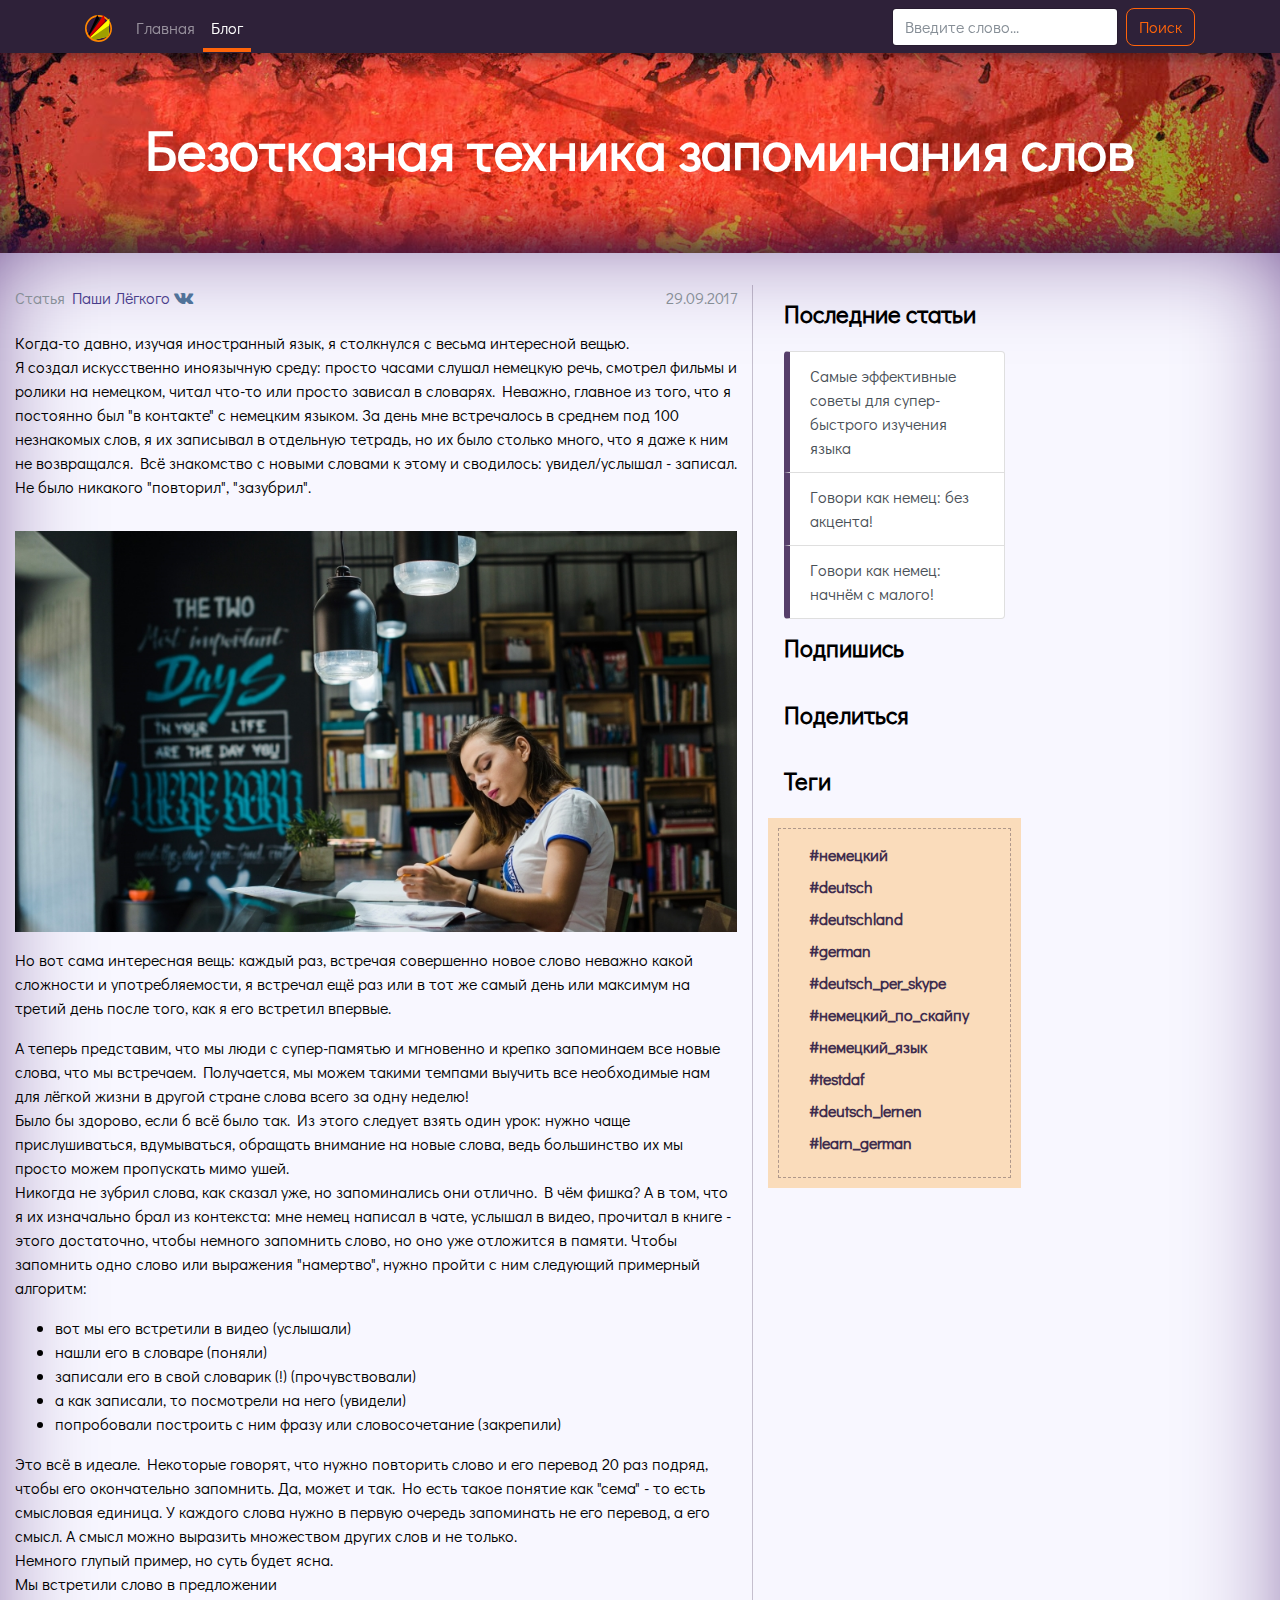
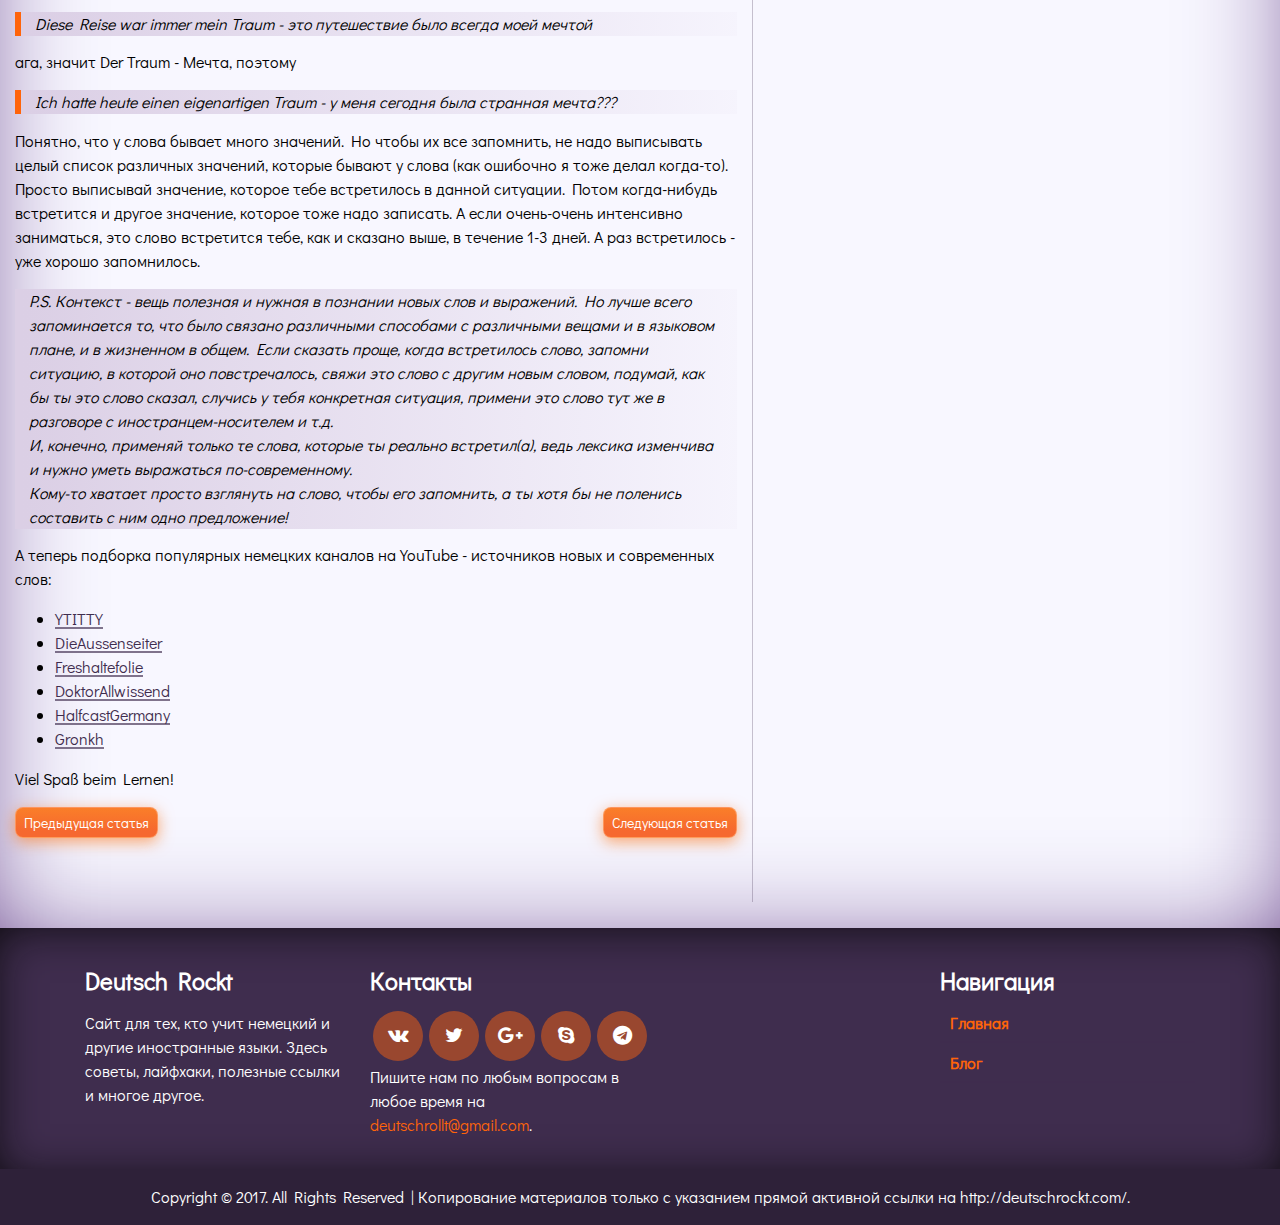
<file: bezotkaznaya-tekhnika-zapominaniya-slov.html>
<!DOCTYPE html>
<html lang="en">
<head>
    <meta charset="UTF-8">
    <link rel="stylesheet" href="assets/css/style.min.css">

    <!-- Useful meta tags -->
    <meta name="viewport" content="width=device-width, initial-scale=1, shrink-to-fit=no">
    <meta name="description" content="">
    <meta name="keywords" content="">
    <meta name="robots" content="noindex" />
    <meta name="googlebot" content="noindex" />
    <meta name="googlebot-news" content="nosnippet">
    <meta name="google" content="notranslate">
    <meta name="format-detection" content="telephone=no">
    
    <link href="https://maxcdn.bootstrapcdn.com/font-awesome/4.7.0/css/font-awesome.min.css" rel="stylesheet">
    <link rel="shortcut icon" type="image/png" href="/assets/i/logo.png"/>
    
    <script type="text/javascript" src="//vk.com/js/api/openapi.js?150"></script>
    <script type="text/javascript">
      VK.init({apiId: 6294930, onlyWidgets: true});
    </script>
    <script type="text/javascript" src="https://vk.com/js/api/share.js?95" charset="windows-1251"></script>
    
    <title>Блог</title>
    
</head>
<body>

    
<nav class="navbar navbar-expand-md sticky-top navbar-dark" style="background-color: #2e2139; padding-bottom: 0; box-shadow: 0 4px 8px 0 rgba(0, 0, 0, 0.2), 0 6px 20px 0 rgba(0, 0, 0, 0.19); font-family: 'Didact Gothic', sans-serif;">
    <div class="container">
        <a class="navbar-brand" href="#"><img src="assets/i/logo.svg" height="27px" style="margin-bottom: 6px !important;"></a>
                <button class="navbar-toggler" type="button" data-toggle="collapse" data-target="#navbarSupportedContent" aria-controls="navbarSupportedContent" aria-expanded="false" aria-label="Toggle navigation" style="margin-bottom: 6px">
                    <span class="navbar-toggler-icon" style="color: #ff640a;"></span>
                </button>

            <div class="collapse navbar-collapse" id="navbarSupportedContent">
                    <ul class="navbar-nav mr-auto">
                    <li class="nav-item">
                        <a class="nav-link" href="/index.html">Главная<span class="sr-only">(current)</span></a>
                    </li>
                    <li class="nav-item" style="border-bottom: 4px solid #ff640a;">
                        <a class="nav-link active" href="/blog.html">Блог</a>
                        
                    </li>
                    </ul>
                <form class="form-inline my-2 my-lg-0" style="margin-bottom: 6px !important;">
                <input class="form-control mr-sm-2" type="search" placeholder="Введите слово..." aria-label="Search">
                <button class="btn btn-outline-warning my-2 my-sm-0" type="submit" data-toggle="modal" data-target="#myModal">Поиск</button>
                </form>
            </div>
        </div>
</nav>
                    
<header class="header d-flex flex-column justify-content-center" style="height: 200px; font-family: 'Didact Gothic', sans-serif;">
    <div class="container">
        <h1 class="display-4">Безотказная техника запоминания слов</h1>
    </div>
</header>
    
<main class="main">
    <div class="container" style="padding-bottom: 1rem;">
        <div class="row"> 
            <div class="col-lg-8 article">
                <div class="d-flex justify-content-between" style="padding-bottom: 1rem;">
                    <h5><small class="text-muted" style="font-weight:500">Статья <a href="#" style="color: darkslateblue;">Паши Лёгкого</a></small> 
                        <a href="https://vk.com/id427885818"><i class="fa fa-vk" aria-hidden="true" style="color: #507299; font-size: 18px;"></i></a>
                    </h5>
                    <h5><small class="text-muted" style="font-weight:500">29.09.2017</small></h5>
                </div>
                <p>
                Когда-то давно, изучая иностранный язык, я столкнулся с весьма интересной вещью.<br>
                Я создал искусственно иноязычную среду: просто часами слушал немецкую речь, смотрел фильмы и ролики на немецком, читал что-то или просто зависал в словарях. Неважно, главное из того, что я постоянно был "в контакте" с немецким языком. За день мне встречалось в среднем под 100 незнакомых слов, я их записывал в отдельную тетрадь, но их было столько много, что я даже к ним не возвращался. Всё знакомство с новыми словами к этому и сводилось: увидел/услышал - записал. Не было никакого "повторил", "зазубрил".</p>
                
                <img class="img-fluid" src="assets/i/cnt1.jpg" alt="Card image cap" style="padding: 1rem 0;">
                    
                <p>
                Но вот сама интересная вещь: каждый раз, встречая совершенно новое слово неважно какой сложности и употребляемости, я встречал ещё раз или в тот же самый день или максимум на третий день после того, как я его встретил впервые.<br></p>
                
                <p>
                А теперь представим, что мы люди с супер-памятью и мгновенно и крепко запоминаем все новые слова, что мы встречаем. Получается, мы можем такими темпами выучить все необходимые нам для лёгкой жизни в другой стране слова всего за одну неделю!<br>

                Было бы здорово, если б всё было так. Из этого следует взять один урок: нужно чаще прислушиваться, вдумываться, обращать внимание на новые слова, ведь большинство их мы просто можем пропускать мимо ушей.<br>

                Никогда нe зубрил слова, как сказал уже, но запоминались они отлично. В чём фишка? А в том, что я их изначально брал из контекста: мне немец написал в чате, услышал в видео, прочитал в книге - этого достаточно, чтобы немного запомнить слово, но оно уже отложится в памяти.
                    
                Чтобы запомнить одно слово или выражения "намертво", нужно пройти с ним следующий примерный алгоритм:</p>
                <ul>
                    <li>вот мы его встретили в видео (услышали)</li>
                    <li>нашли его в словаре (поняли) </li>
                    <li>записали его в свой словарик (!) (прочувствовали) </li>
                    <li>а как записали, то посмотрели на него (увидели) </li>
                    <li>попробовали построить с ним фразу или словосочетание (закрепили) </li>
                </ul>

                <p>Это всё в идеале. Некоторые говорят, что нужно повторить слово и его перевод 20 раз подряд, чтобы его окончательно запомнить. Да, может и так. Но есть такое понятие как "сема" - то есть смысловая единица. У каждого слова нужно в первую очередь запоминать не его перевод, а его смысл. А смысл можно выразить множеством других слов и не только.<br>
                
                Немного глупый пример, но суть будет ясна.<br>
                Мы встретили слово в предложении</p>

                <div class="ex">
                    <p style="margin: 2%;"><i>
                        Diese Reise war immer mein Traum - это путешествие было всегда моей мечтой</i>
                    </p>
                </div>

                <p>ага, значит Der Traum - Мечта, поэтому</p>
                
                <div class="ex">
                    <p style="margin: 2%;"><i>
                        Ich hatte heute einen eigenartigen Traum - у меня сегодня была странная мечта???</i>
                    </p>
                </div>

                <p>Понятно, что у слова бывает много значений. Но чтобы их все запомнить, не надо выписывать целый список различных значений, которые бывают у слова (как ошибочно я тоже делал когда-то). Просто выписывай значение, которое тебе встретилось в данной ситуации. Потом когда-нибудь встретится и другое значение, которое тоже надо записать. А если очень-очень интенсивно заниматься, это слово встретится тебе, как и сказано выше, в течение 1-3 дней. А раз встретилось - уже хорошо запомнилось.<br>

                
                <div style="background: linear-gradient(to left, #dbcfe514, #dbcfe5);">
                    <p style="margin: 2%;"><i>P.S. Контекст - вещь полезная и нужная в познании новых слов и выражений. Но лучше всего запоминается то, что было связано различными способами с различными вещами и в языковом плане, и в жизненном в общем. Если сказать проще, когда встретилось слово, запомни ситуацию, в которой оно повстречалось, свяжи это слово с другим новым словом, подумай, как бы ты это слово сказал, случись у тебя конкретная ситуация, примени это слово тут же в разговоре с иностранцем-носителем и т.д.<br>

                    И, конечно, применяй только те слова, которые ты реально встретил(а), ведь лексика изменчива и нужно уметь выражаться по-современному.<br>

                    Кому-то хватает просто взглянуть на слово, чтобы его запомнить, а ты хотя бы не поленись составить с ним одно предложение!</i>
                    </p>
                </div>

                А теперь подборка популярных немецких каналов на YouTube - источников новых и современных слов:</p>
                <ul>
                    <li><a href="https://www.youtube.com/user/YTITTY" rel="nofollow" class="linker">YTITTY</a></li>
                    <li><a href="https://www.youtube.com/user/DieAussenseiter" rel="nofollow" class="linker">DieAussenseiter</a></li>
                    <li><a href="https://www.youtube.com/user/freshaltefolie" rel="nofollow" class="linker">Freshaltefolie</a></li>
                    <li><a href="https://www.youtube.com/user/doktorallwissend" rel="nofollow" class="linker">DoktorAllwissend</a></li>
                    <li><a href="https://www.youtube.com/user/HalfcastGermany" rel="nofollow" class="linker">HalfcastGermany</a></li>
                    <li><a href="https://www.youtube.com/user/Gronkh" rel="nofollow" class="linker">Gronkh</a>
                </ul>
                <p>Viel Spaß beim Lernen!</p>
                <div class="d-flex justify-content-between">
                    <a href="/article.html" class="btn btn-warning btn-or btn-sm">Предыдущая статья</a>
                    <a href="/article.html" class="btn btn-warning btn-or btn-sm">Следующая статья</a>
                </div>
                <comments>
                    <div class="container" style="width: 100%; padding: 2rem 0rem;">
                        <div id="vk_comments"></div>
                        <script type="text/javascript">
                        VK.Widgets.Comments("vk_comments", {limit: 5, attach: "*"});
                        </script>
                    </div>
                </comments>
            </div>
            <div class="col-lg-3 offset-lg-1">
                <h4 class="title" style="padding: 1rem 1rem;">Последние статьи</h4>

                <div class="list-group" style="padding: 0 1rem;">
                    <a href="/samye-ehffektivnye-sovety.html" class="list-group-item list-group-item-action">Самые эффективные советы для супер-быстрого изучения языка</a>
                    <a href="/govori-kak-nemec-bez-akcenta.html" class="list-group-item list-group-item-action">Говори как немец: без акцента!</a>
                    <a href="/govori-kak-nemec-nachnyom-s-malogo.html" class="list-group-item list-group-item-action">Говори как немец: начнём с малого!</a>
                </div>
                
                <h4 class="title" style="padding: 1rem 1rem;">Подпишись</h4>
                
                <div id="vk_subscribe" style="padding: 0 1rem;"></div>
                        <script type="text/javascript">
                        VK.Widgets.Subscribe("vk_subscribe", {mode: 2, soft: 1}, -152822722);
                        </script>
                <h4 class="title" style="padding: 1rem 1rem;">Поделиться</h4>
                <div style="padding: 0 1rem;">
                    <script type="text/javascript">
                    document.write(VK.Share.button(false,{type: "round", text: "Сохранить"}));
                    </script>
                </div>
                <h4 class="title" style="padding: 1rem 1rem;">Теги</h4>
                <div class="container note">
                        <div class="note-in">
                        <p class="tag" style="font-weight: bold; margin-bottom: 0.5rem; padding: 0 1rem;">#немецкий</p>
                        <p class="tag" style="font-weight: bold; margin-bottom: 0.5rem; padding: 0 1rem;">#deutsch</p>
                        <p class="tag" style="font-weight: bold; margin-bottom: 0.5rem; padding: 0 1rem;">#deutschland</p>
                        <p class="tag" style="font-weight: bold; margin-bottom: 0.5rem; padding: 0 1rem;">#german</p>
                        <p class="tag" style="font-weight: bold; margin-bottom: 0.5rem; padding: 0 1rem;">#deutsch_per_skype</p>
                        <p class="tag" style="font-weight: bold; margin-bottom: 0.5rem; padding: 0 1rem;">#немецкий_по_скайпу</p>
                        <p class="tag" style="font-weight: bold; margin-bottom: 0.5rem; padding: 0 1rem;">#немецкий_язык</p>
                        <p class="tag" style="font-weight: bold; margin-bottom: 0.5rem; padding: 0 1rem;">#testdaf</p>
                        <p class="tag" style="font-weight: bold; margin-bottom: 0.5rem; padding: 0 1rem;">#deutsch_lernen</p>
                        <p class="tag" style="font-weight: bold; margin-bottom: 0.5rem; padding: 0 1rem;">#learn_german</p>
                        </div>
                </div>
        </div>
    </div>   
</main>
    
<footer class="footer">
    <div class="container">
        <div class="row">
            <div class="col-lg-3 col-md-12">
                <h4 style="padding: 0.5rem 0;">Deutsch Rockt</h4>
                Сайт для тех, кто учит немецкий и другие иностранные языки. Здесь советы, лайфхаки, полезные ссылки и многое другое.</div>
            <div class="col-lg-3 col-md-6">
                <h4 style="padding-top: 0.5rem;">Контакты</h4>
                <div class="social align-left">
                <ul>
                    <a href="https://vk.com/langsfans"><li class="vk"></li></a>
                    <a href="#"><li class="twitter"></li></a>
                    <a href="#"><li class="google"></li></a>
                    <a href="#"><li class="skype"></li></a>
                    <a href="#"><li class="telegram"></li></a>
                </ul>
                </div>
                <br>
                Пишите нам по любым вопросам в любое время на <a href="mailto:deutschrollt@gmail.com" class="linker" style="color: #ff640a;">deutschrollt@gmail.com</a>.
            </div>
            <div class="col-lg-3"></div>
            <div class="col-lg-3 col-md-6">
                <h4 style="padding-top: 0.5rem;">Навигация</h4>
                <nav class="nav flex-column">
                    <a class="nav-link nav-linker" href="/index.html" style="color: #ff640a; font-weight: bold; padding-left: 10px;">Главная</a>
                    <a class="nav-link active nav-linker" style="color: #ff640a; font-weight: bold; padding-left: 10px;" href="/blog.html">Блог</a>
                </nav>
            </div>
        </div>
    </div>
</footer>
    
<div class="copyright">
    <div class="container">
        Copyright © 2017. All Rights Reserved |
        Копирование материалов только с указанием прямой активной ссылки на http://deutschrockt.com/.
    </div>
</div>
    
<!-- VK Widget -->
<div id="vk_community_messages"></div>
<script type="text/javascript">
VK.Widgets.CommunityMessages("vk_community_messages", 152822722, {tooltipButtonText: "Напиши нам!"});
</script>
    
<!-- JS -->
<script src="assets/js/main.js"></script>
    
</body>
</html>
</file>
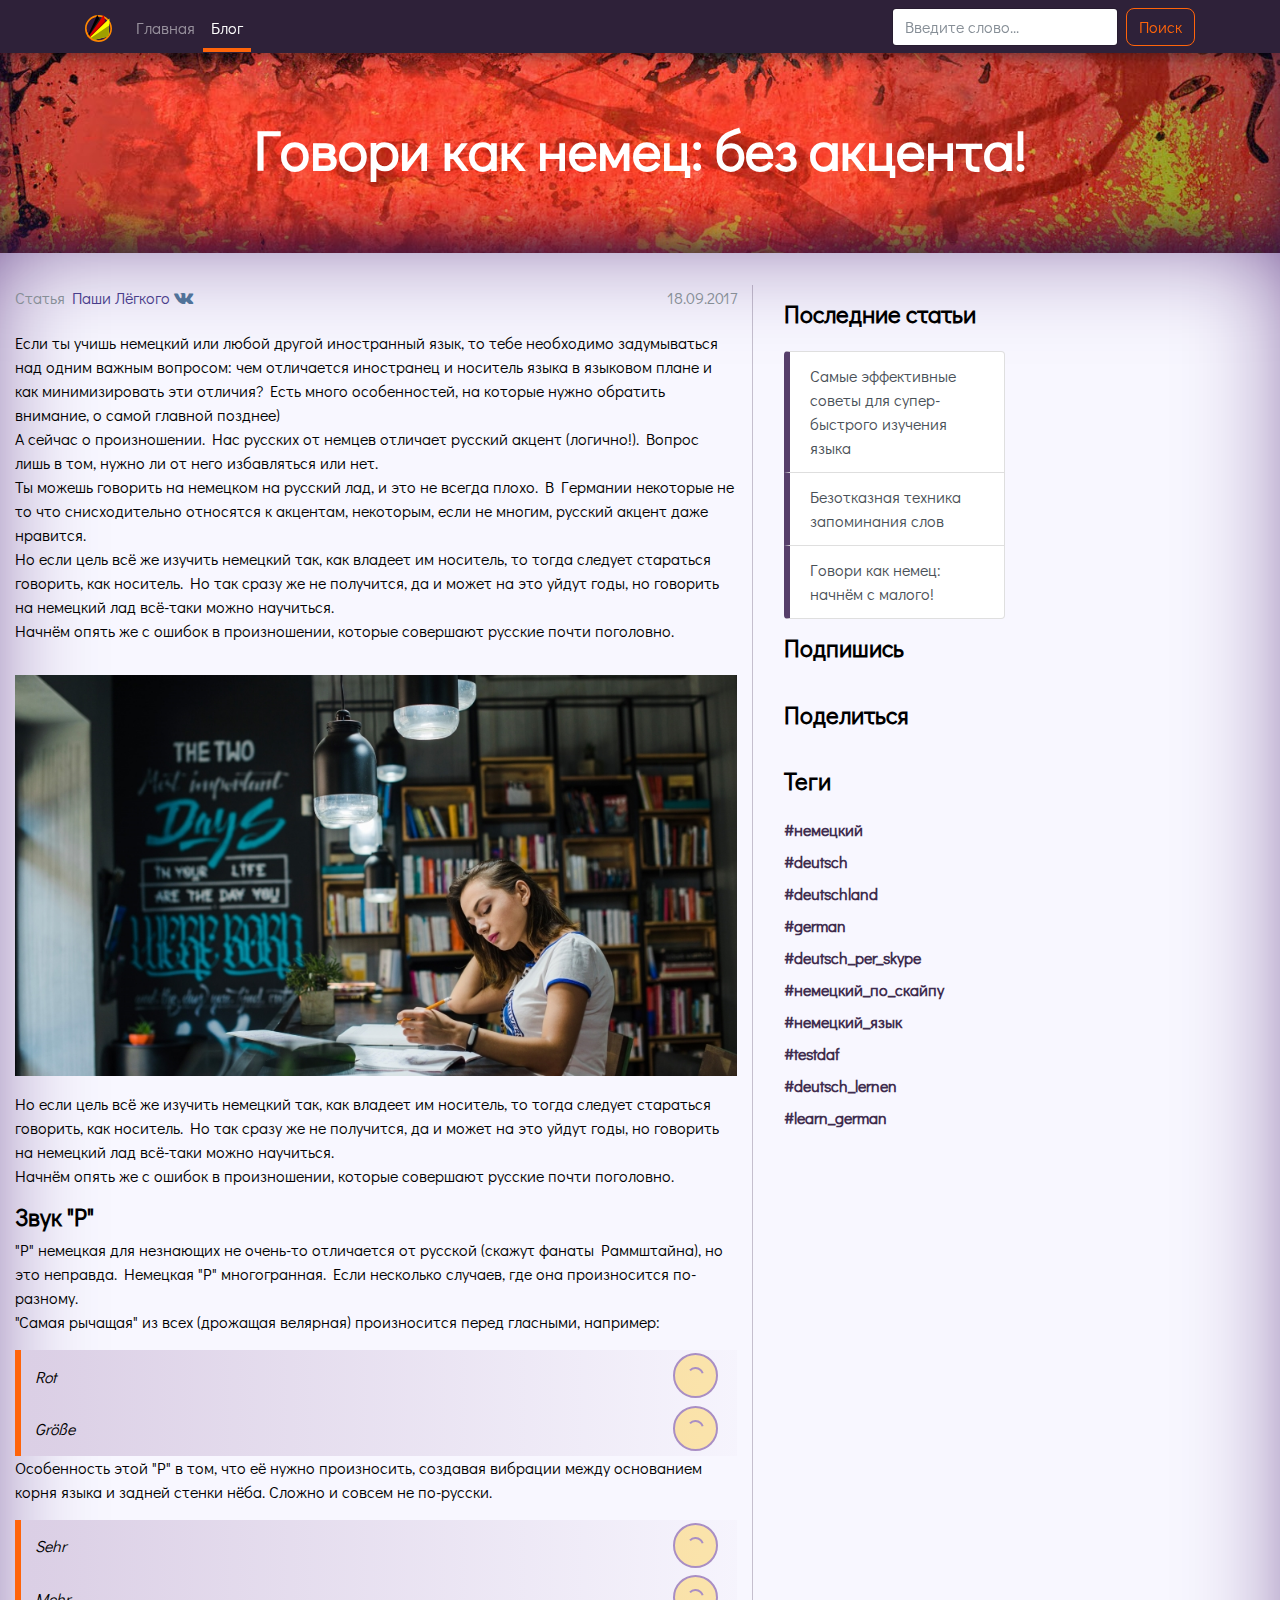
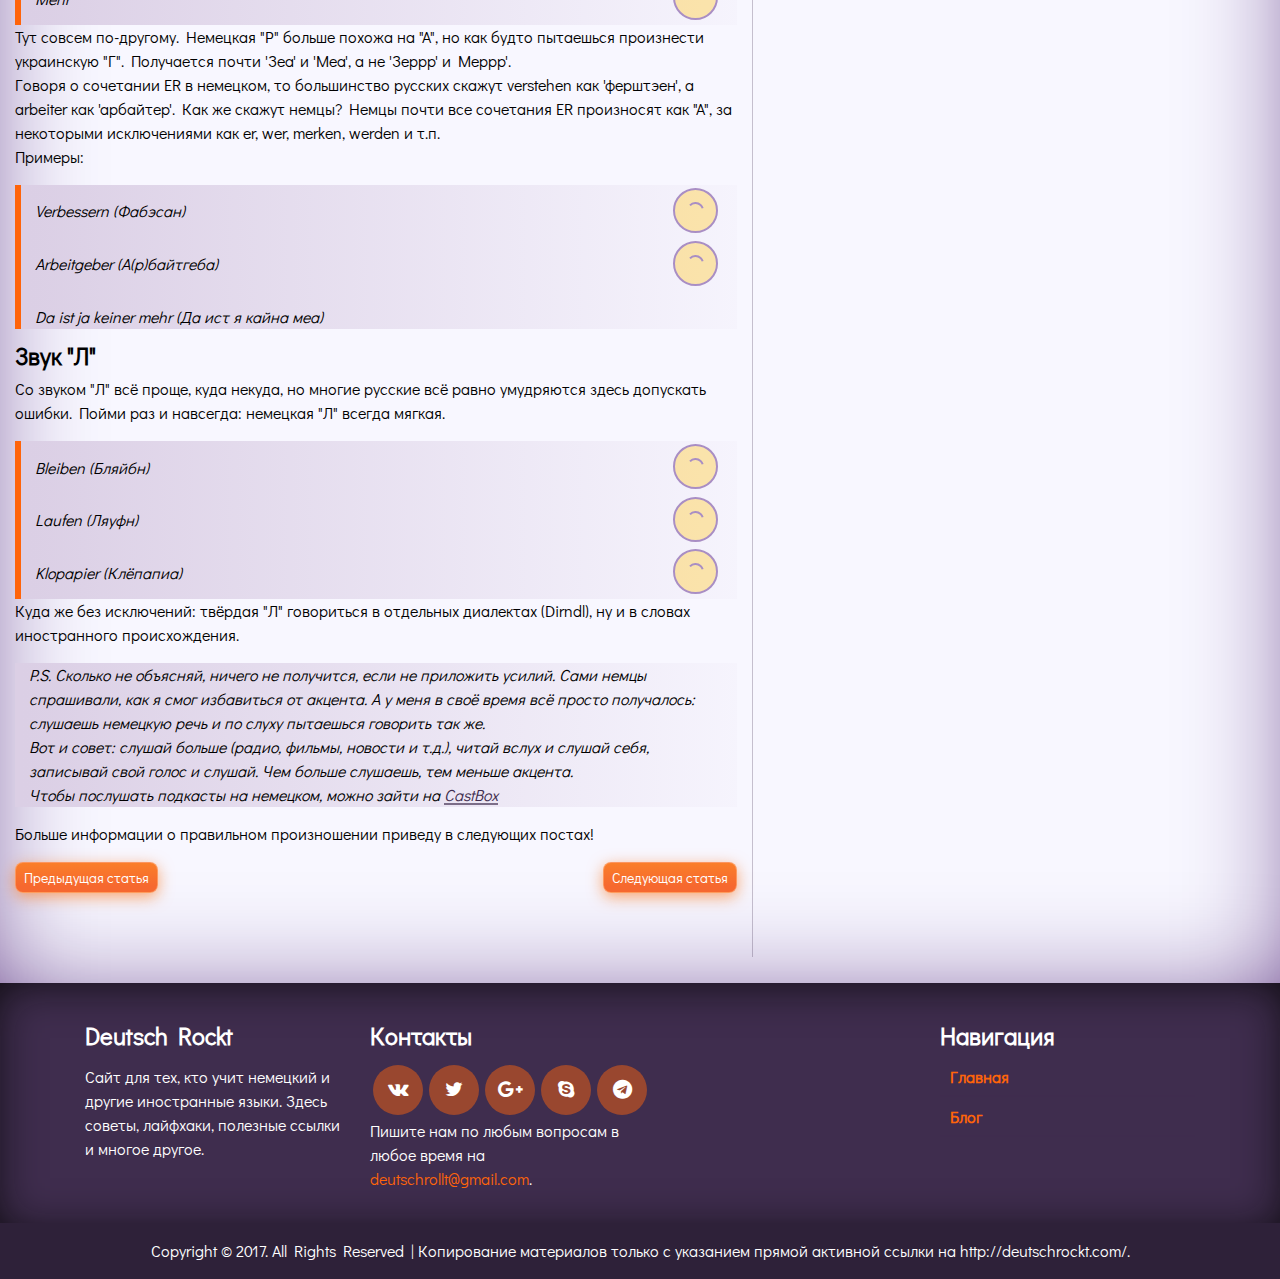
<file: govori-kak-nemec-bez-akcenta.html>
<!DOCTYPE html>
<html lang="en">
<head>
    <meta charset="UTF-8">
    <link rel="stylesheet" href="assets/css/style.min.css">

    <!-- Useful meta tags -->
    <meta name="viewport" content="width=device-width, initial-scale=1, shrink-to-fit=no">
    <meta name="description" content="">
    <meta name="keywords" content="">
    <meta name="robots" content="noindex" />
    <meta name="googlebot" content="noindex" />
    <meta name="googlebot-news" content="nosnippet">
    <meta name="google" content="notranslate">
    <meta name="format-detection" content="telephone=no">
    
    <link href="https://maxcdn.bootstrapcdn.com/font-awesome/4.7.0/css/font-awesome.min.css" rel="stylesheet">
    
    <link rel="shortcut icon" type="image/png" href="/assets/i/logo.png"/>
    
    <script type="text/javascript" src="//vk.com/js/api/openapi.js?150"></script>
    <script type="text/javascript">
      VK.init({apiId: 6294930, onlyWidgets: true});
    </script>
    <script type="text/javascript" src="https://vk.com/js/api/share.js?95" charset="windows-1251"></script>
    
    <title>Блог</title>
    
</head>
<body>

    
<nav class="navbar navbar-expand-md sticky-top navbar-dark" style="background-color: #2e2139; padding-bottom: 0; box-shadow: 0 4px 8px 0 rgba(0, 0, 0, 0.2), 0 6px 20px 0 rgba(0, 0, 0, 0.19); font-family: 'Didact Gothic', sans-serif;">
    <div class="container">
        <a class="navbar-brand" href="#"><img src="assets/i/logo.svg" height="27px" style="margin-bottom: 6px !important;"></a>
                <button class="navbar-toggler" type="button" data-toggle="collapse" data-target="#navbarSupportedContent" aria-controls="navbarSupportedContent" aria-expanded="false" aria-label="Toggle navigation" style="margin-bottom: 6px">
                    <span class="navbar-toggler-icon" style="color: #ff640a;"></span>
                </button>

            <div class="collapse navbar-collapse" id="navbarSupportedContent">
                    <ul class="navbar-nav mr-auto">
                    <li class="nav-item">
                        <a class="nav-link" href="/index.html">Главная<span class="sr-only">(current)</span></a>
                    </li>
                    <li class="nav-item" style="border-bottom: 4px solid #ff640a;">
                        <a class="nav-link active" href="/blog.html">Блог</a>
                        
                    </li>
                    </ul>
                <form class="form-inline my-2 my-lg-0" style="margin-bottom: 6px !important;">
                <input class="form-control mr-sm-2" type="search" placeholder="Введите слово..." aria-label="Search">
                <button class="btn btn-outline-warning my-2 my-sm-0" type="submit" data-toggle="modal" data-target="#myModal">Поиск</button>
                </form>
            </div>
        </div>
</nav>
                    
<header class="header d-flex flex-column justify-content-center" style="height: 200px; font-family: 'Didact Gothic', sans-serif;">
    <div class="container">
        <h1 class="display-4">Говори как немец: без акцента!</h1>
    </div>
</header>
    
<main class="main">
    <div class="container" style="padding-bottom: 1rem;">
        <div class="row"> 
            <div class="col-lg-8 article">
                <div class="d-flex justify-content-between" style="padding-bottom: 1rem;">
                    <h5><small class="text-muted" style="font-weight:500">Статья <a href="#" style="color: darkslateblue;">Паши Лёгкого</a></small> 
                        <a href="https://vk.com/id427885818"><i class="fa fa-vk" aria-hidden="true" style="color: #507299; font-size: 18px;"></i></a>
                    </h5>
                    <h5><small class="text-muted" style="font-weight:500">18.09.2017</small></h5>
                </div>
                <p>
                Если ты учишь немецкий или любой другой иностранный язык, то тебе необходимо задумываться над одним важным вопросом: чем отличается иностранец и носитель языка в языковом плане и как минимизировать эти отличия?
                Есть много особенностей, на которые нужно обратить внимание, о самой главной позднее)<br>

                А сейчас о произношении. Нас русских от немцев отличает русский акцент (логично!). Вопрос лишь в том, нужно ли от него избавляться или нет.<br>
                    
                Ты можешь говорить на немецком на русский лад, и это не всегда плохо. В Германии некоторые не то что снисходительно относятся к акцентам, некоторым, если не многим, русский акцент даже нравится.<br>

                Но если цель всё же изучить немецкий так, как владеет им носитель, то тогда следует стараться говорить, как носитель. Но так сразу же не получится, да и может на это уйдут годы, но говорить на немецкий лад всё-таки можно научиться.<br>

                Начнём опять же с ошибок в произношении, которые совершают русские почти поголовно.</p>
                
                <img class="img-fluid" src="assets/i/cnt1.jpg" alt="Card image cap" style="padding: 1rem 0;">
                    
                <p>
                Но если цель всё же изучить немецкий так, как владеет им носитель, то тогда следует стараться говорить, как носитель. Но так сразу же не получится, да и может на это уйдут годы, но говорить на немецкий лад всё-таки можно научиться.<br>

                Начнём опять же с ошибок в произношении, которые совершают русские почти поголовно.<br></p>
                
                <h4>Звук "Р"</h4>
                
                <p>
                "Р" немецкая для незнающих не очень-то отличается от русской (скажут фанаты Раммштайна), но это неправда. Немецкая "Р" многогранная. Если несколько случаев, где она произносится по-разному.<br>

                "Самая рычащая" из всех (дрожащая велярная) произносится перед гласными, например:</p>

                <div class="ex">
                    <div class="d-flex justify-content-between">
                        <p style="margin: 2%;"><i>Rot</i></p>
                        <div id="aud1" class="audio"></div>
                    </div>
                    <div class="d-flex justify-content-between">
                        <p style="margin: 2%;"><i>Größe</i></p>
                        <div id="aud2" class="audio"></div>
                    </div>
                </div>
                
                <p>Особенность этой "Р" в том, что её нужно произносить, создавая вибрации между основанием корня языка и задней стенки нёба. Сложно и совсем не по-русски.</p>
                
                <div class="ex">
                        <div class="d-flex justify-content-between">
                            <p style="margin: 2%;"><i>Sehr</i></p>
                            <div id="aud3" class="audio"></div>
                        </div>
                    <div class="d-flex justify-content-between">
                        <p style="margin: 2%;"><i>Mehr</i></p>
                        <div id="aud4" class="audio"></div>
                    </div>
                </div>

                <p>Тут совсем по-другому. Немецкая "Р" больше похожа на "А", но как будто пытаешься произнести украинскую "Г".
                Получается почти 'Зеа' и 'Меа', а не 'Зеррр' и Меррр'.<br>

                Говоря о сочетании ER в немецком, то большинство русских скажут verstehen как 'ферштэен', а arbeiter как 'арбайтер'.
                Как же скажут немцы? Немцы почти все сочетания ER произносят как "А", за некоторыми исключениями как er, wer, merken, werden и т.п.<br>
                Примеры:</p>

                <div class="ex">
                        <div class="d-flex justify-content-between">
                            <p style="margin: 2%;"><i>Verbessern (Фабэсан)</i></p>
                            <div id="aud5" class="audio"></div>
                        </div>
                        <div class="d-flex justify-content-between">
                            <p style="margin: 2%;"><i>Arbeitgeber (А(р)байтгеба)</i></p>
                            <div id="aud6" class="audio"></div>
                        </div>
                     <p style="margin: 2%;">
                         <i>Da ist ja keiner mehr (Да ист я кайна меа)</i>
                    </p>
                </div>
                    
                <h4>Звук "Л"</h4>
                
                <p>Со звуком "Л" всё проще, куда некуда, но многие русские всё равно умудряются здесь допускать ошибки.
                Пойми раз и навсегда: немецкая "Л" всегда мягкая.
                </p>
                
                <div class="ex">
                        <div class="d-flex justify-content-between">
                            <p style="margin: 2%;"><i>Bleiben (Бляйбн)</i></p>
                            <div id="aud7" class="audio"></div>
                        </div>
                        <div class="d-flex justify-content-between">
                            <p style="margin: 2%;"><i>Laufen (Ляуфн)</i></p>
                            <div id="aud8" class="audio"></div>
                        </div>
                        <div class="d-flex justify-content-between">
                            <p style="margin: 2%;"><i>Klopapier (Клёпапиа)</i></p>
                            <div id="aud9" class="audio"></div>
                        </div>
                </div>
                
                <p>Куда же без исключений: твёрдая "Л" говориться в отдельных диалектах (Dirndl), ну и в словах иностранного происхождения.
                    
                <div style="background: linear-gradient(to left, #dbcfe514, #dbcfe5);">
                    <p style="margin: 2%;">
                        <i>P.S. Сколько не объясняй, ничего не получится, если не приложить усилий.
                        Сами немцы спрашивали, как я смог избавиться от акцента. А у меня в своё время всё просто получалось: слушаешь немецкую речь и по слуху пытаешься говорить так же. <br>
                        Вот и совет: слушай больше (радио, фильмы, новости и т.д.), читай вслух и слушай себя, записывай свой голос и слушай. Чем больше слушаешь, тем меньше акцента.<br>
                            Чтобы послушать подкасты на немецком, можно зайти на <a href="https://castbox.fm/" rel="nofollow" class="linker">CastBox</a><br></i>
                    </p>
                </div>
                <p>Больше информации о правильном произношении приведу в следующих постах!
                </p>

                <div class="d-flex justify-content-between">
                    <a href="/article.html" class="btn btn-warning btn-or btn-sm">Предыдущая статья</a>
                    <a href="/article.html" class="btn btn-warning btn-or btn-sm">Следующая статья</a>
                </div>
                <comments>
                    <div class="container" style="width: 100%; padding: 2rem 0rem;">
                        <div id="vk_comments"></div>
                        <script type="text/javascript">
                        VK.Widgets.Comments("vk_comments", {limit: 5, attach: "*"});
                        </script>
                    </div>
                </comments>
            </div>
            <div class="col-lg-3 offset-lg-1">
                <h4 class="title" style="padding: 1rem 1rem;">Последние статьи</h4>

                <div class="list-group" style="padding: 0 1rem;">
                    <a href="/samye-ehffektivnye-sovety.html" class="list-group-item list-group-item-action">Самые эффективные советы для супер-быстрого изучения языка</a>
                    <a href="/bezotkaznaya-tekhnika-zapominaniya-slov.html" class="list-group-item list-group-item-action">Безотказная техника запоминания слов</a>
                    <a href="/govori-kak-nemec-nachnyom-s-malogo.html" class="list-group-item list-group-item-action">Говори как немец: начнём с малого!</a>
                </div>
                
                <h4 class="title" style="padding: 1rem 1rem;">Подпишись</h4>
                
                <div id="vk_subscribe" style="padding: 0 1rem;"></div>
                        <script type="text/javascript">
                        VK.Widgets.Subscribe("vk_subscribe", {mode: 2, soft: 1}, -152822722);
                        </script>
                <h4 class="title" style="padding: 1rem 1rem;">Поделиться</h4>
                <div style="padding: 0 1rem;">
                    <script type="text/javascript">
                    document.write(VK.Share.button(false,{type: "round", text: "Сохранить"}));
                    </script>
                </div>
                <h4 class="title" style="padding: 1rem 1rem;">Теги</h4>
                <p class="tag" style="font-weight: bold; margin-bottom: 0.5rem; padding: 0 1rem;">#немецкий</p>
                <p class="tag" style="font-weight: bold; margin-bottom: 0.5rem; padding: 0 1rem;">#deutsch</p>
                <p class="tag" style="font-weight: bold; margin-bottom: 0.5rem; padding: 0 1rem;">#deutschland</p>
                <p class="tag" style="font-weight: bold; margin-bottom: 0.5rem; padding: 0 1rem;">#german</p>
                <p class="tag" style="font-weight: bold; margin-bottom: 0.5rem; padding: 0 1rem;">#deutsch_per_skype</p>
                <p class="tag" style="font-weight: bold; margin-bottom: 0.5rem; padding: 0 1rem;">#немецкий_по_скайпу</p>
                <p class="tag" style="font-weight: bold; margin-bottom: 0.5rem; padding: 0 1rem;">#немецкий_язык</p>
                <p class="tag" style="font-weight: bold; margin-bottom: 0.5rem; padding: 0 1rem;">#testdaf</p>
                <p class="tag" style="font-weight: bold; margin-bottom: 0.5rem; padding: 0 1rem;">#deutsch_lernen</p>
                <p class="tag" style="font-weight: bold; margin-bottom: 0.5rem; padding: 0 1rem;">#learn_german</p>
            </div>
        </div>
    </div>   
</main>
    
<footer class="footer">
    <div class="container">
        <div class="row">
            <div class="col-lg-3 col-md-12">
                <h4 style="padding: 0.5rem 0;">Deutsch Rockt</h4>
                Сайт для тех, кто учит немецкий и другие иностранные языки. Здесь советы, лайфхаки, полезные ссылки и многое другое.</div>
            <div class="col-lg-3 col-md-6">
                <h4 style="padding-top: 0.5rem;">Контакты</h4>
                <div class="social align-left">
                <ul>
                    <a href="https://vk.com/langsfans"><li class="vk"></li></a>
                    <a href="#"><li class="twitter"></li></a>
                    <a href="#"><li class="google"></li></a>
                    <a href="#"><li class="skype"></li></a>
                    <a href="#"><li class="telegram"></li></a>
                </ul>
                </div>
                <br>
                Пишите нам по любым вопросам в любое время на <a href="mailto:deutschrollt@gmail.com" class="linker" style="color: #ff640a;">deutschrollt@gmail.com</a>.
            </div>
            <div class="col-lg-3"></div>
            <div class="col-lg-3 col-md-6">
                <h4 style="padding-top: 0.5rem;">Навигация</h4>
                <nav class="nav flex-column">
                    <a class="nav-link nav-linker" href="/index.html" style="color: #ff640a; font-weight: bold; padding-left: 10px;">Главная</a>
                    <a class="nav-link active nav-linker" style="color: #ff640a; font-weight: bold; padding-left: 10px;" href="/blog.html">Блог</a>
                </nav>
            </div>
        </div>
    </div>
</footer>
    
<div class="copyright">
    <div class="container">
        Copyright © 2017. All Rights Reserved |
        Копирование материалов только с указанием прямой активной ссылки на http://deutschrockt.com/.
    </div>
</div>
    
<!-- VK Widget -->
<div id="vk_community_messages"></div>
<script type="text/javascript">
VK.Widgets.CommunityMessages("vk_community_messages", 152822722, {tooltipButtonText: "Напиши нам!"});
</script>
    
<!-- JS -->
<script src="assets/js/main.js"></script>
    
</body>
</html>
</file>
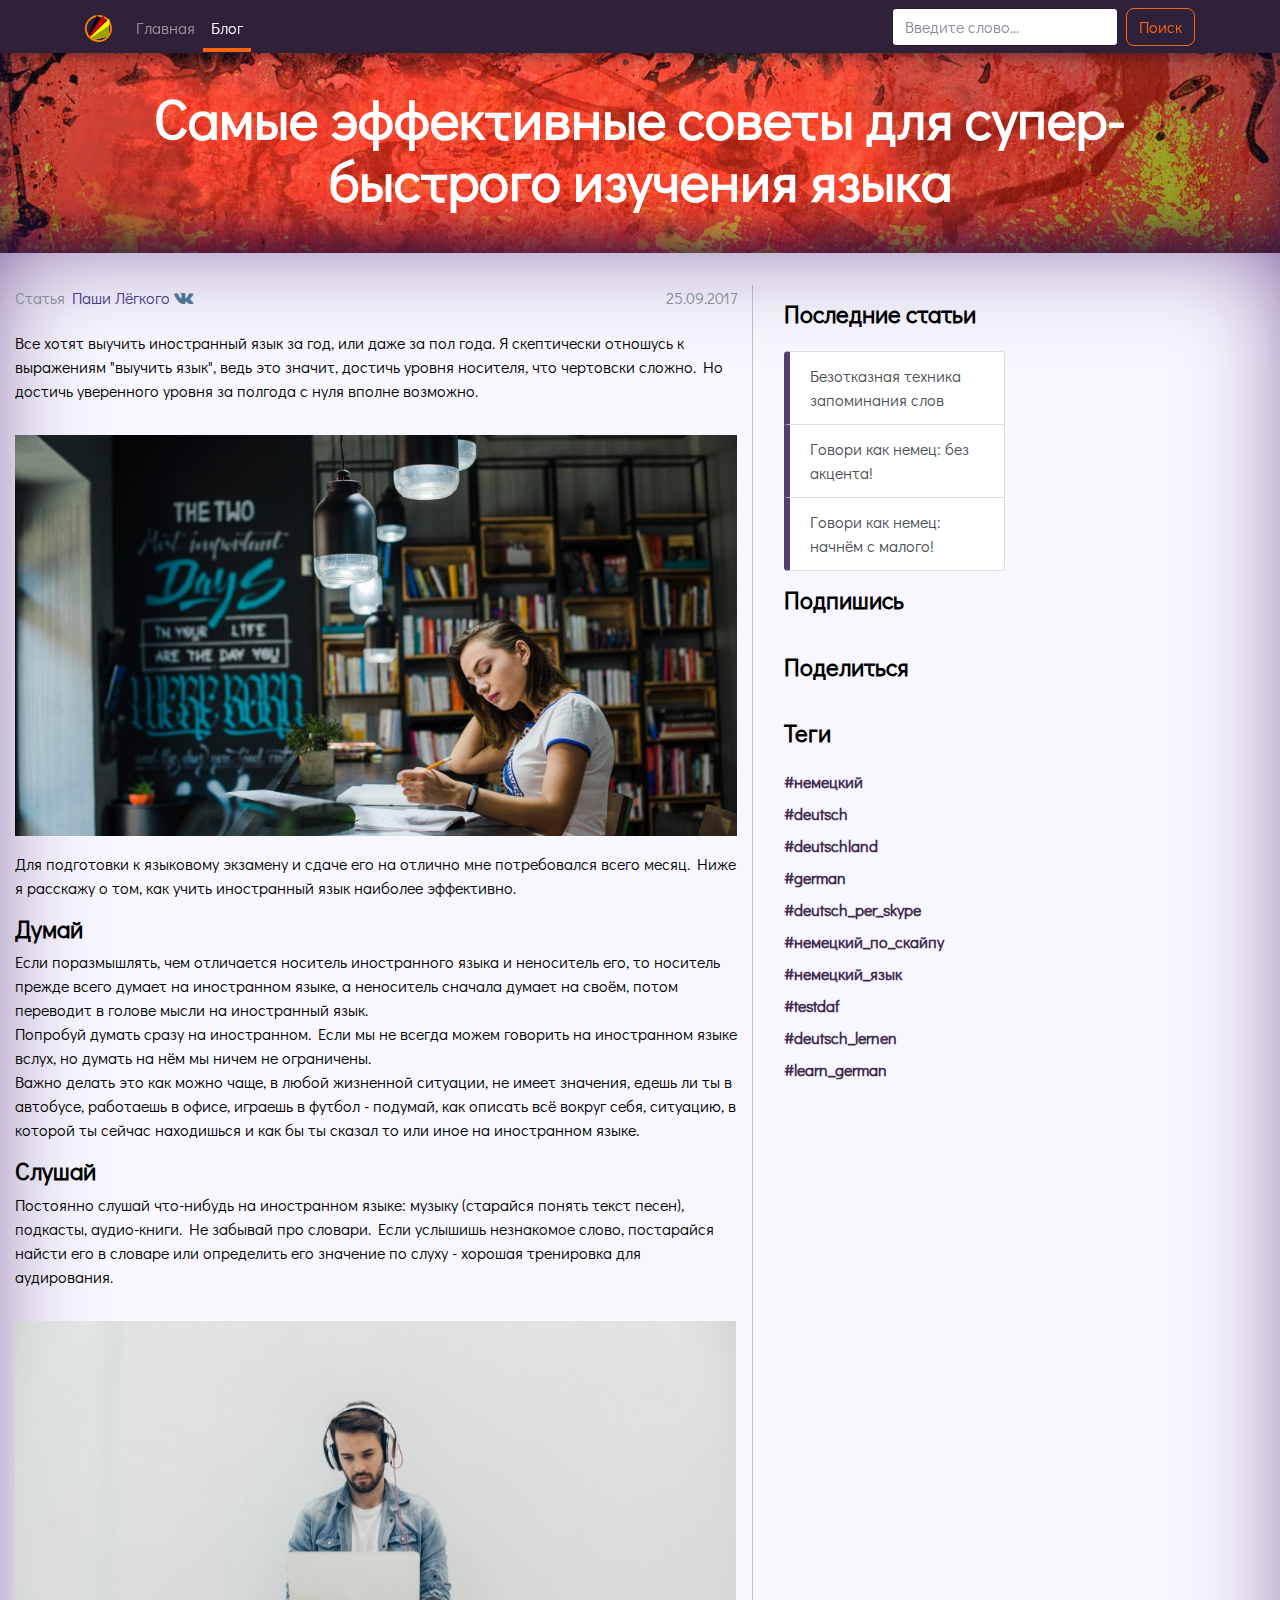
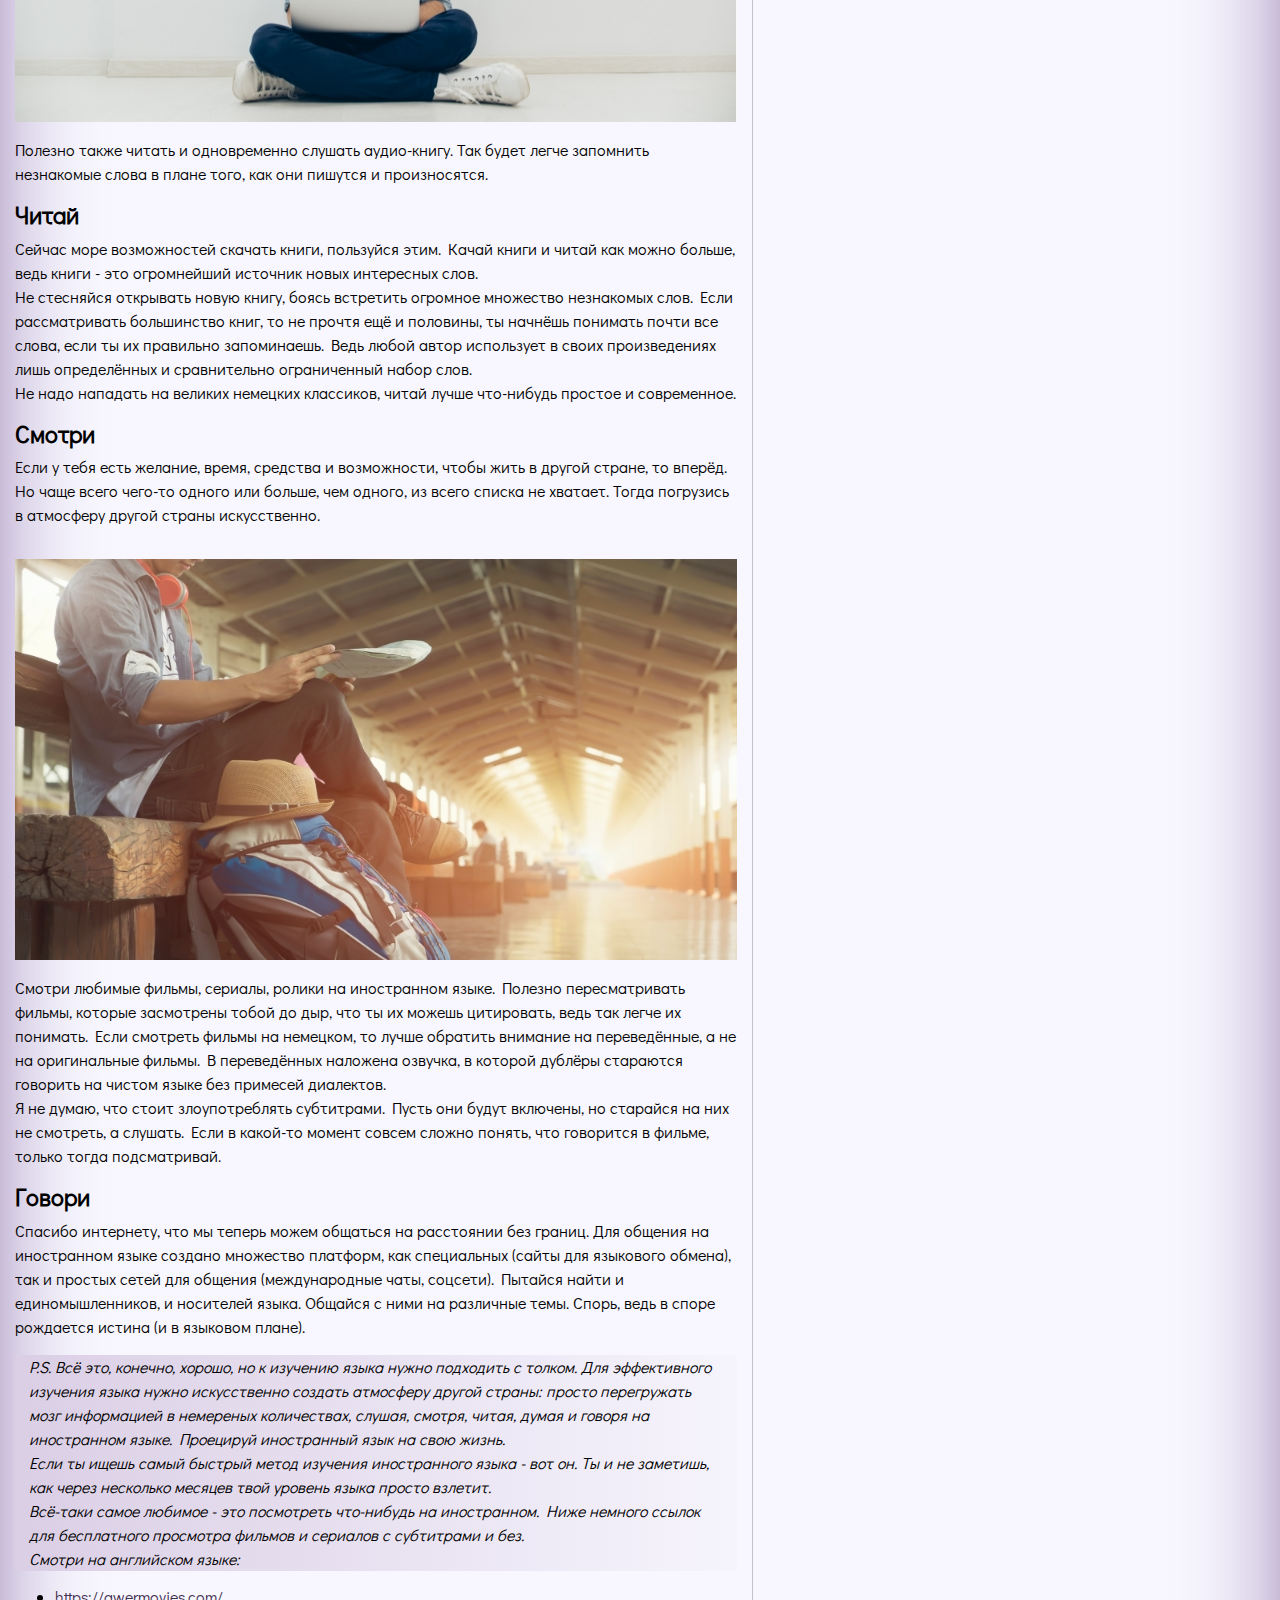
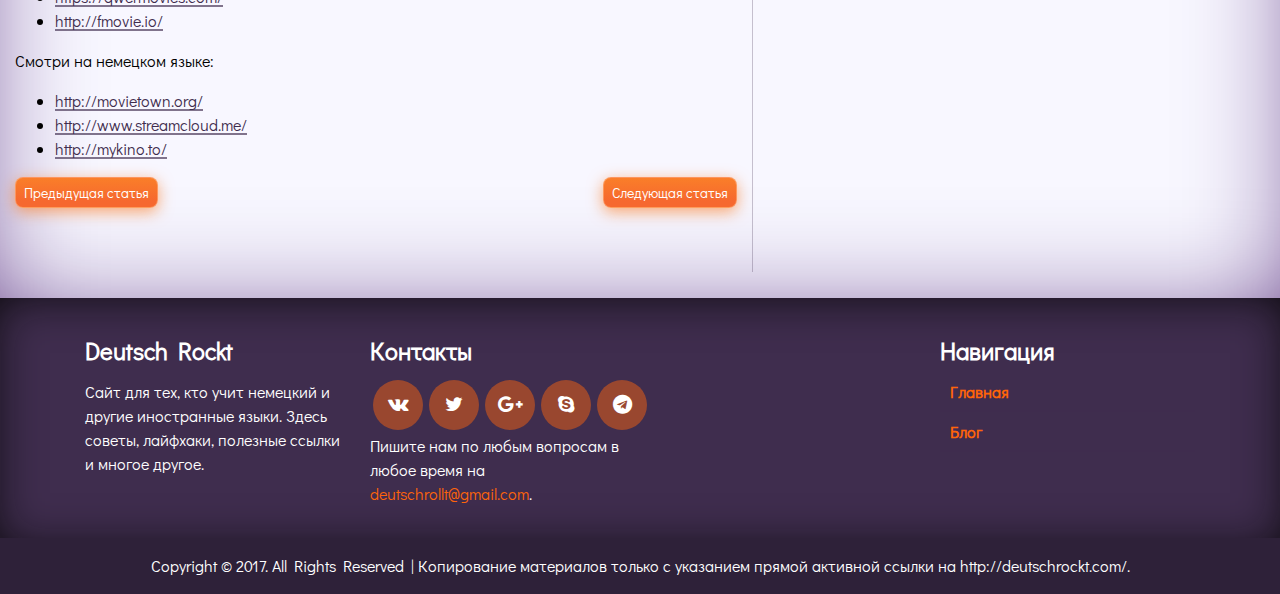
<file: samye-ehffektivnye-sovety.html>
<!DOCTYPE html>
<html lang="en">
<head>
    <meta charset="UTF-8">
    <link rel="stylesheet" href="assets/css/style.min.css">

    <!-- Useful meta tags -->
    <meta name="viewport" content="width=device-width, initial-scale=1, shrink-to-fit=no">
    <meta name="description" content="">
    <meta name="keywords" content="">
    <meta name="robots" content="noindex" />
    <meta name="googlebot" content="noindex" />
    <meta name="googlebot-news" content="nosnippet">
    <meta name="format-detection" content="telephone=no">
    
    <link href="https://maxcdn.bootstrapcdn.com/font-awesome/4.7.0/css/font-awesome.min.css" rel="stylesheet">
    
    <link rel="shortcut icon" type="image/png" href="/assets/i/logo.png"/>
    
    <script type="text/javascript" src="//vk.com/js/api/openapi.js?150"></script>
    <script type="text/javascript">
      VK.init({apiId: 6294930, onlyWidgets: true});
    </script>
    <script type="text/javascript" src="https://vk.com/js/api/share.js?95" charset="windows-1251"></script>
    
    <title>Блог</title>
    
</head>
<body>

    
<nav class="navbar navbar-expand-md sticky-top navbar-dark" style="background-color: #2e2139; padding-bottom: 0; box-shadow: 0 4px 8px 0 rgba(0, 0, 0, 0.2), 0 6px 20px 0 rgba(0, 0, 0, 0.19); font-family: 'Didact Gothic', sans-serif;">
    <div class="container">
        <a class="navbar-brand" href="#"><img src="assets/i/logo.svg" height="27px" style="margin-bottom: 6px !important;"></a>
                <button class="navbar-toggler" type="button" data-toggle="collapse" data-target="#navbarSupportedContent" aria-controls="navbarSupportedContent" aria-expanded="false" aria-label="Toggle navigation" style="margin-bottom: 6px">
                    <span class="navbar-toggler-icon" style="color: #ff640a;"></span>
                </button>

            <div class="collapse navbar-collapse" id="navbarSupportedContent">
                    <ul class="navbar-nav mr-auto">
                    <li class="nav-item">
                        <a class="nav-link" href="/index.html">Главная<span class="sr-only">(current)</span></a>
                    </li>
                    <li class="nav-item" style="border-bottom: 4px solid #ff640a;">
                        <a class="nav-link active" href="/blog.html">Блог</a>
                        
                    </li>
                    </ul>
                <form class="form-inline my-2 my-lg-0" style="margin-bottom: 6px !important;">
                <input class="form-control mr-sm-2" type="search" placeholder="Введите слово..." aria-label="Search">
                <button class="btn btn-outline-warning my-2 my-sm-0" type="submit" data-toggle="modal" data-target="#myModal">Поиск</button>
                </form>
            </div>
        </div>
</nav>
                    
<header class="header d-flex flex-column justify-content-center" style="height: 200px; font-family: 'Didact Gothic', sans-serif;">
    <div class="container">
        <h1 class="display-4">Самые эффективные советы для супер-быстрого изучения языка</h1>
    </div>
</header>
    
<main class="main">
    <div class="container" style="padding-bottom: 1rem;">
        <div class="row"> 
            <div class="col-lg-8 article">
                <div class="d-flex justify-content-between" style="padding-bottom: 1rem;">
                    <h5><small class="text-muted" style="font-weight:500">Статья <a href="#" style="color: darkslateblue;">Паши Лёгкого</a></small> 
                        <a href="https://vk.com/id427885818"><i class="fa fa-vk" aria-hidden="true" style="color: #507299; font-size: 18px;"></i></a>
                    </h5>
                    <h5><small class="text-muted" style="font-weight:500">25.09.2017</small></h5>
                </div>
                <p>
                Все хотят выучить иностранный язык за год, или даже за пол года. Я скептически отношусь к выражениям "выучить язык", ведь это значит, достичь уровня носителя, что чертовски сложно. Но достичь уверенного уровня за полгода с нуля вполне возможно.
                </p>
                
                <img class="img-fluid" src="assets/i/cnt1.jpg" alt="Card image cap" style="padding: 1rem 0;">
                    
                <p>
                Для подготовки к языковому экзамену и сдаче его на отлично мне потребовался всего месяц. Ниже я расскажу о том, как учить иностранный язык наиболее эффективно.<br></p>
                
                <h4>Думай</h4>
                
                <p>
                Если поразмышлять, чем отличается носитель иностранного языка и неноситель его, то носитель прежде всего думает на иностранном языке, а неноситель сначала думает на своём, потом переводит в голове мысли на иностранный язык.<br>

                Попробуй думать сразу на иностранном. Если мы не всегда можем говорить на иностранном языке вслух, но думать на нём мы ничем не ограничены.<br>

                Важно делать это как можно чаще, в любой жизненной ситуации, не имеет значения, едешь ли ты в автобусе, работаешь в офисе, играешь в футбол - подумай, как описать всё вокруг себя, ситуацию, в которой ты сейчас находишься и как бы ты сказал то или иное на иностранном языке.</p>
                
                <h4>Слушай</h4>

                <p>Постоянно слушай что-нибудь на иностранном языке: музыку (старайся понять текст песен), подкасты, аудио-книги. Не забывай про словари. Если услышишь незнакомое слово, постарайся найсти его в словаре или определить его значение по слуху - хорошая тренировка для аудирования.<br>
                </p>
                
                <img class="img-fluid" src="/assets/i/cnt3.jpg" alt="Card image cap" style="padding: 1rem 0;">
                    
                <p>
                Полезно также читать и одновременно слушать аудио-книгу. Так будет легче запомнить незнакомые слова в плане того, как они пишутся и произносятся.</p>
                
                <h4>Читай</h4>

                <p>Сейчас море возможностей скачать книги, пользуйся этим. Качай книги и читай как можно больше, ведь книги - это огромнейший источник новых интересных слов.<br>

                Не стесняйся открывать новую книгу, боясь встретить огромное множество незнакомых слов. Если рассматривать большинство книг, то не прочтя ещё и половины, ты начнёшь понимать почти все слова, если ты их правильно запоминаешь. Ведь любой автор использует в своих произведениях лишь определённых и сравнительно ограниченный набор слов.<br>

                Не надо нападать на великих немецких классиков, читай лучше что-нибудь простое и современное.</p>
                
                <h4>Смотри</h4>

                <p>Если у тебя есть желание, время, средства и возможности, чтобы жить в другой стране, то вперёд. Но чаще всего чего-то одного или больше, чем одного, из всего списка не хватает. Тогда погрузись в атмосферу другой страны искусственно. <br>
                </p>
                
                <img class="img-fluid" src="/assets/i/cnt2.jpg" alt="Card image cap" style="padding: 1rem 0;">
                    
                <p>

                Смотри любимые фильмы, сериалы, ролики на иностранном языке. 
                Полезно пересматривать фильмы, которые засмотрены тобой до дыр, что ты их можешь цитировать, ведь так легче их понимать. 
                Если смотреть фильмы на немецком, то лучше обратить внимание на переведённые, а не на оригинальные фильмы. В переведённых наложена озвучка, в которой дублёры стараются говорить на чистом языке без примесей диалектов.<br>

                Я не думаю, что стоит злоупотреблять субтитрами. Пусть они будут включены, но старайся на них не смотреть, а слушать. Если в какой-то момент совсем сложно понять, что говорится в фильме, только тогда подсматривай.</p>
                
                <h4>Говори</h4>

                <p>Спасибо интернету, что мы теперь можем общаться на расстоянии без границ. Для общения на иностранном языке создано множество платформ, как специальных (сайты для языкового обмена), так и простых сетей для общения (международные чаты, соцсети). Пытайся найти и единомышленников, и носителей языка. Общайся с ними на различные темы. Спорь, ведь в споре рождается истина (и в языковом плане).<br></p>
                    
                <div style="background: linear-gradient(to left, #dbcfe514, #dbcfe5);">
                    <p style="margin: 2%;"><i>
                    P.S. Всё это, конечно, хорошо, но к изучению языка нужно подходить с толком.
                    Для эффективного изучения языка нужно искусственно создать атмосферу другой страны: просто перегружать мозг информацией в немереных количествах, слушая, смотря, читая, думая и говоря на иностранном языке. Проецируй иностранный язык на свою жизнь. <br>

                    Если ты ищешь самый быстрый метод изучения иностранного языка - вот он. Ты и не заметишь, как через несколько месяцев твой уровень языка просто взлетит.<br>

                    Всё-таки самое любимое - это посмотреть что-нибудь на иностранном. Ниже немного ссылок для бесплатного просмотра фильмов и сериалов с субтитрами и без.<br>

                    Смотри на английском языке:</i>
                    </p>
                </div>
                <ul>
                    <li><a href="https://qwermovies.com/" rel="nofollow" class="linker">https://qwermovies.com/</a></li>
                    <li><a href="http://fmovie.io/" rel="nofollow" class="linker">http://fmovie.io/</a></li>
                </ul>

                <p>Смотри на немецком языке:</p>
                <ul>
                    <li><a href="http://movietown.org/" rel="nofollow" class="linker">http://movietown.org/</a></li>
                    <li><a href="http://www.streamcloud.me/" rel="nofollow" class="linker">http://www.streamcloud.me/</a></li>
                    <li><a href="http://mykino.to/" rel="nofollow" class="linker">http://mykino.to/</a></li>
                </ul>

                <div class="d-flex justify-content-between">
                    <a href="/article.html" class="btn btn-warning btn-or btn-sm">Предыдущая статья</a>
                    <a href="/article.html" class="btn btn-warning btn-or btn-sm">Следующая статья</a>
                </div>
                <comments>
                    <div class="container" style="width: 100%; padding: 2rem 0rem;">
                        <div id="vk_comments"></div>
                        <script type="text/javascript">
                        VK.Widgets.Comments("vk_comments", {limit: 5, attach: "*"});
                        </script>
                    </div>
                </comments>
            </div>
            <div class="col-lg-3 offset-lg-1">
                <h4 class="title" style="padding: 1rem 1rem;">Последние статьи</h4>

                <div class="list-group" style="padding: 0 1rem;">
                    <a href="/bezotkaznaya-tekhnika-zapominaniya-slov.html" class="list-group-item list-group-item-action">Безотказная техника запоминания слов</a>
                    <a href="/govori-kak-nemec-bez-akcenta.html" class="list-group-item list-group-item-action">Говори как немец: без акцента!</a>
                    <a href="/govori-kak-nemec-nachnyom-s-malogo.html" class="list-group-item list-group-item-action">Говори как немец: начнём с малого!</a>
                </div>
                
                <h4 class="title" style="padding: 1rem 1rem;">Подпишись</h4>
                
                <div id="vk_subscribe" style="padding: 0 1rem;"></div>
                        <script type="text/javascript">
                        VK.Widgets.Subscribe("vk_subscribe", {mode: 2, soft: 1}, -152822722);
                        </script>
                <h4 class="title" style="padding: 1rem 1rem;">Поделиться</h4>
                <div style="padding: 0 1rem;">
                    <script type="text/javascript">
                    document.write(VK.Share.button(false,{type: "round", text: "Сохранить"}));
                    </script>
                </div>
                <h4 class="title" style="padding: 1rem 1rem;">Теги</h4>
                <p class="tag" style="font-weight: bold; margin-bottom: 0.5rem; padding: 0 1rem;">#немецкий</p>
                <p class="tag" style="font-weight: bold; margin-bottom: 0.5rem; padding: 0 1rem;">#deutsch</p>
                <p class="tag" style="font-weight: bold; margin-bottom: 0.5rem; padding: 0 1rem;">#deutschland</p>
                <p class="tag" style="font-weight: bold; margin-bottom: 0.5rem; padding: 0 1rem;">#german</p>
                <p class="tag" style="font-weight: bold; margin-bottom: 0.5rem; padding: 0 1rem;">#deutsch_per_skype</p>
                <p class="tag" style="font-weight: bold; margin-bottom: 0.5rem; padding: 0 1rem;">#немецкий_по_скайпу</p>
                <p class="tag" style="font-weight: bold; margin-bottom: 0.5rem; padding: 0 1rem;">#немецкий_язык</p>
                <p class="tag" style="font-weight: bold; margin-bottom: 0.5rem; padding: 0 1rem;">#testdaf</p>
                <p class="tag" style="font-weight: bold; margin-bottom: 0.5rem; padding: 0 1rem;">#deutsch_lernen</p>
                <p class="tag" style="font-weight: bold; margin-bottom: 0.5rem; padding: 0 1rem;">#learn_german</p>
            </div>
        </div>
    </div>   
</main>
    
<footer class="footer">
    <div class="container">
        <div class="row">
            <div class="col-lg-3 col-md-12">
                <h4 style="padding: 0.5rem 0;">Deutsch Rockt</h4>
                Сайт для тех, кто учит немецкий и другие иностранные языки. Здесь советы, лайфхаки, полезные ссылки и многое другое.</div>
            <div class="col-lg-3 col-md-6">
                <h4 style="padding-top: 0.5rem;">Контакты</h4>
                <div class="social align-left">
                <ul>
                    <a href="https://vk.com/langsfans"><li class="vk"></li></a>
                    <a href="#"><li class="twitter"></li></a>
                    <a href="#"><li class="google"></li></a>
                    <a href="#"><li class="skype"></li></a>
                    <a href="#"><li class="telegram"></li></a>
                </ul>
                </div>
                <br>
                Пишите нам по любым вопросам в любое время на <a href="mailto:deutschrollt@gmail.com" class="linker" style="color: #ff640a;">deutschrollt@gmail.com</a>.
            </div>
            <div class="col-lg-3"></div>
            <div class="col-lg-3 col-md-6">
                <h4 style="padding-top: 0.5rem;">Навигация</h4>
                <nav class="nav flex-column">
                    <a class="nav-link nav-linker" href="/index.html" style="color: #ff640a; font-weight: bold; padding-left: 10px;">Главная</a>
                    <a class="nav-link active nav-linker" style="color: #ff640a; font-weight: bold; padding-left: 10px;" href="/blog.html">Блог</a>
                </nav>
            </div>
        </div>
    </div>
</footer>
    
<div class="copyright">
    <div class="container">
        Copyright © 2017. All Rights Reserved |
        Копирование материалов только с указанием прямой активной ссылки на http://deutschrockt.com/.
    </div>
</div>
    
<!-- VK Widget -->
<div id="vk_community_messages"></div>
<script type="text/javascript">
VK.Widgets.CommunityMessages("vk_community_messages", 152822722, {tooltipButtonText: "Напиши нам!"});
</script>
    
<!-- JS -->
<script src="assets/js/main.js"></script>
    
</body>
</html>
</file>
<file: assets/css/style.min.css>
@import url("https://fonts.googleapis.com/css?family=Didact+Gothic&subset=cyrillic,cyrillic-ext");html{box-sizing:border-box;font-family:sans-serif;line-height:1.15;-webkit-text-size-adjust:100%;-ms-text-size-adjust:100%;-ms-overflow-style:scrollbar;-webkit-tap-highlight-color:transparent}*,:after,:before{box-sizing:inherit}@-ms-viewport{width:device-width}article,aside,dialog,figcaption,figure,footer,header,hgroup,main,nav,section{display:block}body{margin:0;font-family:-apple-system,BlinkMacSystemFont,Segoe UI,Roboto,Helvetica Neue,Arial,sans-serif;font-size:1rem;font-weight:400;line-height:1.5;color:#212529;background-color:#f8f7ff}[tabindex="-1"]:focus{outline:none!important}hr{box-sizing:content-box;height:0;overflow:visible}h1,h2,h3,h4,h5,h6{margin-top:0;margin-bottom:.5rem}p{margin-top:0;margin-bottom:1rem}abbr[data-original-title],abbr[title]{text-decoration:underline;text-decoration:underline dotted;cursor:help;border-bottom:0}address{font-style:normal;line-height:inherit}address,dl,ol,ul{margin-bottom:1rem}dl,ol,ul{margin-top:0}ol ol,ol ul,ul ol,ul ul{margin-bottom:0}dt{font-weight:700}dd{margin-bottom:.5rem;margin-left:0}blockquote{margin:0 0 1rem}dfn{font-style:italic}b,strong{font-weight:bolder}small{font-size:80%}sub,sup{position:relative;font-size:75%;line-height:0;vertical-align:baseline}sub{bottom:-.25em}sup{top:-.5em}a{color:#3f2d4e;text-decoration:none;background-color:transparent;-webkit-text-decoration-skip:objects}a:hover{color:#18111d;text-decoration:underline}a:not([href]):not([tabindex]),a:not([href]):not([tabindex]):focus,a:not([href]):not([tabindex]):hover{color:inherit;text-decoration:none}a:not([href]):not([tabindex]):focus{outline:0}code,kbd,pre,samp{font-family:monospace,monospace;font-size:1em}pre{margin-top:0;margin-bottom:1rem;overflow:auto}figure{margin:0 0 1rem}img{vertical-align:middle;border-style:none}svg:not(:root){overflow:hidden}[role=button],a,area,button,input,label,select,summary,textarea{-ms-touch-action:manipulation;touch-action:manipulation}table{border-collapse:collapse}caption{padding-top:.75rem;padding-bottom:.75rem;color:#868e96;caption-side:bottom}caption,th{text-align:left}label{display:inline-block;margin-bottom:.5rem}button:focus{outline:1px dotted;outline:5px auto -webkit-focus-ring-color}button,input,optgroup,select,textarea{margin:0;font-family:inherit;font-size:inherit;line-height:inherit}button,input{overflow:visible}button,select{text-transform:none}[type=reset],[type=submit],button,html [type=button]{-webkit-appearance:button}[type=button]::-moz-focus-inner,[type=reset]::-moz-focus-inner,[type=submit]::-moz-focus-inner,button::-moz-focus-inner{padding:0;border-style:none}input[type=checkbox],input[type=radio]{box-sizing:border-box;padding:0}input[type=date],input[type=datetime-local],input[type=month],input[type=time]{-webkit-appearance:listbox}textarea{overflow:auto;resize:vertical}fieldset{min-width:0;padding:0;margin:0;border:0}legend{display:block;width:100%;max-width:100%;padding:0;margin-bottom:.5rem;font-size:1.5rem;line-height:inherit;color:inherit;white-space:normal}progress{vertical-align:baseline}[type=number]::-webkit-inner-spin-button,[type=number]::-webkit-outer-spin-button{height:auto}[type=search]{outline-offset:-2px;-webkit-appearance:none}[type=search]::-webkit-search-cancel-button,[type=search]::-webkit-search-decoration{-webkit-appearance:none}::-webkit-file-upload-button{font:inherit;-webkit-appearance:button}output{display:inline-block}summary{display:list-item}template{display:none}[hidden]{display:none!important}.bg-primary{background-color:#3f2d4e!important}a.bg-primary:focus,a.bg-primary:hover{background-color:#251a2e!important}.bg-secondary{background-color:#868e96!important}a.bg-secondary:focus,a.bg-secondary:hover{background-color:#6c757d!important}.bg-success{background-color:#28a745!important}a.bg-success:focus,a.bg-success:hover{background-color:#1e7e34!important}.bg-info{background-color:#17a2b8!important}a.bg-info:focus,a.bg-info:hover{background-color:#117a8b!important}.bg-warning{background-color:#ff640a!important}a.bg-warning:focus,a.bg-warning:hover{background-color:#d64f00!important}.bg-danger{background-color:#dc3545!important}a.bg-danger:focus,a.bg-danger:hover{background-color:#bd2130!important}.bg-light{background-color:#f8f9fa!important}a.bg-light:focus,a.bg-light:hover{background-color:#dae0e5!important}.bg-dark{background-color:#343a40!important}a.bg-dark:focus,a.bg-dark:hover{background-color:#1d2124!important}.bg-white{background-color:#fff!important}.bg-transparent{background-color:transparent!important}.border{border:1px solid #e9ecef!important}.border-0{border:0!important}.border-top-0{border-top:0!important}.border-right-0{border-right:0!important}.border-bottom-0{border-bottom:0!important}.border-left-0{border-left:0!important}.border-primary{border-color:#3f2d4e!important}.border-secondary{border-color:#868e96!important}.border-success{border-color:#28a745!important}.border-info{border-color:#17a2b8!important}.border-warning{border-color:#ff640a!important}.border-danger{border-color:#dc3545!important}.border-light{border-color:#f8f9fa!important}.border-dark{border-color:#343a40!important}.border-white{border-color:#fff!important}.rounded{border-radius:.25rem!important}.rounded-top{border-top-left-radius:.25rem!important}.rounded-right,.rounded-top{border-top-right-radius:.25rem!important}.rounded-bottom,.rounded-right{border-bottom-right-radius:.25rem!important}.rounded-bottom,.rounded-left{border-bottom-left-radius:.25rem!important}.rounded-left{border-top-left-radius:.25rem!important}.rounded-circle{border-radius:50%}.rounded-0{border-radius:0}.clearfix:after{display:block;clear:both;content:""}.d-none{display:none!important}.d-inline{display:inline!important}.d-inline-block{display:inline-block!important}.d-block{display:block!important}.d-table{display:table!important}.d-table-cell{display:table-cell!important}.d-flex{display:-ms-flexbox!important;display:flex!important}.d-inline-flex{display:-ms-inline-flexbox!important;display:inline-flex!important}@media (min-width:576px){.d-sm-none{display:none!important}.d-sm-inline{display:inline!important}.d-sm-inline-block{display:inline-block!important}.d-sm-block{display:block!important}.d-sm-table{display:table!important}.d-sm-table-cell{display:table-cell!important}.d-sm-flex{display:-ms-flexbox!important;display:flex!important}.d-sm-inline-flex{display:-ms-inline-flexbox!important;display:inline-flex!important}}@media (min-width:768px){.d-md-none{display:none!important}.d-md-inline{display:inline!important}.d-md-inline-block{display:inline-block!important}.d-md-block{display:block!important}.d-md-table{display:table!important}.d-md-table-cell{display:table-cell!important}.d-md-flex{display:-ms-flexbox!important;display:flex!important}.d-md-inline-flex{display:-ms-inline-flexbox!important;display:inline-flex!important}}@media (min-width:992px){.d-lg-none{display:none!important}.d-lg-inline{display:inline!important}.d-lg-inline-block{display:inline-block!important}.d-lg-block{display:block!important}.d-lg-table{display:table!important}.d-lg-table-cell{display:table-cell!important}.d-lg-flex{display:-ms-flexbox!important;display:flex!important}.d-lg-inline-flex{display:-ms-inline-flexbox!important;display:inline-flex!important}}@media (min-width:1200px){.d-xl-none{display:none!important}.d-xl-inline{display:inline!important}.d-xl-inline-block{display:inline-block!important}.d-xl-block{display:block!important}.d-xl-table{display:table!important}.d-xl-table-cell{display:table-cell!important}.d-xl-flex{display:-ms-flexbox!important;display:flex!important}.d-xl-inline-flex{display:-ms-inline-flexbox!important;display:inline-flex!important}}.d-print-block{display:none!important}@media print{.d-print-block{display:block!important}}.d-print-inline{display:none!important}@media print{.d-print-inline{display:inline!important}}.d-print-inline-block{display:none!important}@media print{.d-print-inline-block{display:inline-block!important}}@media print{.d-print-none{display:none!important}}.embed-responsive{position:relative;display:block;width:100%;padding:0;overflow:hidden}.embed-responsive:before{display:block;content:""}.embed-responsive .embed-responsive-item,.embed-responsive embed,.embed-responsive iframe,.embed-responsive object,.embed-responsive video{position:absolute;top:0;bottom:0;left:0;width:100%;height:100%;border:0}.embed-responsive-21by9:before{padding-top:42.85714%}.embed-responsive-16by9:before{padding-top:56.25%}.embed-responsive-4by3:before{padding-top:75%}.embed-responsive-1by1:before{padding-top:100%}.flex-row{-ms-flex-direction:row!important;flex-direction:row!important}.flex-column{-ms-flex-direction:column!important;flex-direction:column!important}.flex-row-reverse{-ms-flex-direction:row-reverse!important;flex-direction:row-reverse!important}.flex-column-reverse{-ms-flex-direction:column-reverse!important;flex-direction:column-reverse!important}.flex-wrap{-ms-flex-wrap:wrap!important;flex-wrap:wrap!important}.flex-nowrap{-ms-flex-wrap:nowrap!important;flex-wrap:nowrap!important}.flex-wrap-reverse{-ms-flex-wrap:wrap-reverse!important;flex-wrap:wrap-reverse!important}.justify-content-start{-ms-flex-pack:start!important;justify-content:flex-start!important}.justify-content-end{-ms-flex-pack:end!important;justify-content:flex-end!important}.justify-content-center{-ms-flex-pack:center!important;justify-content:center!important}.justify-content-between{-ms-flex-pack:justify!important;justify-content:space-between!important}.justify-content-around{-ms-flex-pack:distribute!important;justify-content:space-around!important}.align-items-start{-ms-flex-align:start!important;align-items:flex-start!important}.align-items-end{-ms-flex-align:end!important;align-items:flex-end!important}.align-items-center{-ms-flex-align:center!important;align-items:center!important}.align-items-baseline{-ms-flex-align:baseline!important;align-items:baseline!important}.align-items-stretch{-ms-flex-align:stretch!important;align-items:stretch!important}.align-content-start{-ms-flex-line-pack:start!important;align-content:flex-start!important}.align-content-end{-ms-flex-line-pack:end!important;align-content:flex-end!important}.align-content-center{-ms-flex-line-pack:center!important;align-content:center!important}.align-content-between{-ms-flex-line-pack:justify!important;align-content:space-between!important}.align-content-around{-ms-flex-line-pack:distribute!important;align-content:space-around!important}.align-content-stretch{-ms-flex-line-pack:stretch!important;align-content:stretch!important}.align-self-auto{-ms-flex-item-align:auto!important;-ms-grid-row-align:auto!important;align-self:auto!important}.align-self-start{-ms-flex-item-align:start!important;align-self:flex-start!important}.align-self-end{-ms-flex-item-align:end!important;align-self:flex-end!important}.align-self-center{-ms-flex-item-align:center!important;-ms-grid-row-align:center!important;align-self:center!important}.align-self-baseline{-ms-flex-item-align:baseline!important;align-self:baseline!important}.align-self-stretch{-ms-flex-item-align:stretch!important;-ms-grid-row-align:stretch!important;align-self:stretch!important}@media (min-width:576px){.flex-sm-row{-ms-flex-direction:row!important;flex-direction:row!important}.flex-sm-column{-ms-flex-direction:column!important;flex-direction:column!important}.flex-sm-row-reverse{-ms-flex-direction:row-reverse!important;flex-direction:row-reverse!important}.flex-sm-column-reverse{-ms-flex-direction:column-reverse!important;flex-direction:column-reverse!important}.flex-sm-wrap{-ms-flex-wrap:wrap!important;flex-wrap:wrap!important}.flex-sm-nowrap{-ms-flex-wrap:nowrap!important;flex-wrap:nowrap!important}.flex-sm-wrap-reverse{-ms-flex-wrap:wrap-reverse!important;flex-wrap:wrap-reverse!important}.justify-content-sm-start{-ms-flex-pack:start!important;justify-content:flex-start!important}.justify-content-sm-end{-ms-flex-pack:end!important;justify-content:flex-end!important}.justify-content-sm-center{-ms-flex-pack:center!important;justify-content:center!important}.justify-content-sm-between{-ms-flex-pack:justify!important;justify-content:space-between!important}.justify-content-sm-around{-ms-flex-pack:distribute!important;justify-content:space-around!important}.align-items-sm-start{-ms-flex-align:start!important;align-items:flex-start!important}.align-items-sm-end{-ms-flex-align:end!important;align-items:flex-end!important}.align-items-sm-center{-ms-flex-align:center!important;align-items:center!important}.align-items-sm-baseline{-ms-flex-align:baseline!important;align-items:baseline!important}.align-items-sm-stretch{-ms-flex-align:stretch!important;align-items:stretch!important}.align-content-sm-start{-ms-flex-line-pack:start!important;align-content:flex-start!important}.align-content-sm-end{-ms-flex-line-pack:end!important;align-content:flex-end!important}.align-content-sm-center{-ms-flex-line-pack:center!important;align-content:center!important}.align-content-sm-between{-ms-flex-line-pack:justify!important;align-content:space-between!important}.align-content-sm-around{-ms-flex-line-pack:distribute!important;align-content:space-around!important}.align-content-sm-stretch{-ms-flex-line-pack:stretch!important;align-content:stretch!important}.align-self-sm-auto{-ms-flex-item-align:auto!important;-ms-grid-row-align:auto!important;align-self:auto!important}.align-self-sm-start{-ms-flex-item-align:start!important;align-self:flex-start!important}.align-self-sm-end{-ms-flex-item-align:end!important;align-self:flex-end!important}.align-self-sm-center{-ms-flex-item-align:center!important;-ms-grid-row-align:center!important;align-self:center!important}.align-self-sm-baseline{-ms-flex-item-align:baseline!important;align-self:baseline!important}.align-self-sm-stretch{-ms-flex-item-align:stretch!important;-ms-grid-row-align:stretch!important;align-self:stretch!important}}@media (min-width:768px){.flex-md-row{-ms-flex-direction:row!important;flex-direction:row!important}.flex-md-column{-ms-flex-direction:column!important;flex-direction:column!important}.flex-md-row-reverse{-ms-flex-direction:row-reverse!important;flex-direction:row-reverse!important}.flex-md-column-reverse{-ms-flex-direction:column-reverse!important;flex-direction:column-reverse!important}.flex-md-wrap{-ms-flex-wrap:wrap!important;flex-wrap:wrap!important}.flex-md-nowrap{-ms-flex-wrap:nowrap!important;flex-wrap:nowrap!important}.flex-md-wrap-reverse{-ms-flex-wrap:wrap-reverse!important;flex-wrap:wrap-reverse!important}.justify-content-md-start{-ms-flex-pack:start!important;justify-content:flex-start!important}.justify-content-md-end{-ms-flex-pack:end!important;justify-content:flex-end!important}.justify-content-md-center{-ms-flex-pack:center!important;justify-content:center!important}.justify-content-md-between{-ms-flex-pack:justify!important;justify-content:space-between!important}.justify-content-md-around{-ms-flex-pack:distribute!important;justify-content:space-around!important}.align-items-md-start{-ms-flex-align:start!important;align-items:flex-start!important}.align-items-md-end{-ms-flex-align:end!important;align-items:flex-end!important}.align-items-md-center{-ms-flex-align:center!important;align-items:center!important}.align-items-md-baseline{-ms-flex-align:baseline!important;align-items:baseline!important}.align-items-md-stretch{-ms-flex-align:stretch!important;align-items:stretch!important}.align-content-md-start{-ms-flex-line-pack:start!important;align-content:flex-start!important}.align-content-md-end{-ms-flex-line-pack:end!important;align-content:flex-end!important}.align-content-md-center{-ms-flex-line-pack:center!important;align-content:center!important}.align-content-md-between{-ms-flex-line-pack:justify!important;align-content:space-between!important}.align-content-md-around{-ms-flex-line-pack:distribute!important;align-content:space-around!important}.align-content-md-stretch{-ms-flex-line-pack:stretch!important;align-content:stretch!important}.align-self-md-auto{-ms-flex-item-align:auto!important;-ms-grid-row-align:auto!important;align-self:auto!important}.align-self-md-start{-ms-flex-item-align:start!important;align-self:flex-start!important}.align-self-md-end{-ms-flex-item-align:end!important;align-self:flex-end!important}.align-self-md-center{-ms-flex-item-align:center!important;-ms-grid-row-align:center!important;align-self:center!important}.align-self-md-baseline{-ms-flex-item-align:baseline!important;align-self:baseline!important}.align-self-md-stretch{-ms-flex-item-align:stretch!important;-ms-grid-row-align:stretch!important;align-self:stretch!important}}@media (min-width:992px){.flex-lg-row{-ms-flex-direction:row!important;flex-direction:row!important}.flex-lg-column{-ms-flex-direction:column!important;flex-direction:column!important}.flex-lg-row-reverse{-ms-flex-direction:row-reverse!important;flex-direction:row-reverse!important}.flex-lg-column-reverse{-ms-flex-direction:column-reverse!important;flex-direction:column-reverse!important}.flex-lg-wrap{-ms-flex-wrap:wrap!important;flex-wrap:wrap!important}.flex-lg-nowrap{-ms-flex-wrap:nowrap!important;flex-wrap:nowrap!important}.flex-lg-wrap-reverse{-ms-flex-wrap:wrap-reverse!important;flex-wrap:wrap-reverse!important}.justify-content-lg-start{-ms-flex-pack:start!important;justify-content:flex-start!important}.justify-content-lg-end{-ms-flex-pack:end!important;justify-content:flex-end!important}.justify-content-lg-center{-ms-flex-pack:center!important;justify-content:center!important}.justify-content-lg-between{-ms-flex-pack:justify!important;justify-content:space-between!important}.justify-content-lg-around{-ms-flex-pack:distribute!important;justify-content:space-around!important}.align-items-lg-start{-ms-flex-align:start!important;align-items:flex-start!important}.align-items-lg-end{-ms-flex-align:end!important;align-items:flex-end!important}.align-items-lg-center{-ms-flex-align:center!important;align-items:center!important}.align-items-lg-baseline{-ms-flex-align:baseline!important;align-items:baseline!important}.align-items-lg-stretch{-ms-flex-align:stretch!important;align-items:stretch!important}.align-content-lg-start{-ms-flex-line-pack:start!important;align-content:flex-start!important}.align-content-lg-end{-ms-flex-line-pack:end!important;align-content:flex-end!important}.align-content-lg-center{-ms-flex-line-pack:center!important;align-content:center!important}.align-content-lg-between{-ms-flex-line-pack:justify!important;align-content:space-between!important}.align-content-lg-around{-ms-flex-line-pack:distribute!important;align-content:space-around!important}.align-content-lg-stretch{-ms-flex-line-pack:stretch!important;align-content:stretch!important}.align-self-lg-auto{-ms-flex-item-align:auto!important;-ms-grid-row-align:auto!important;align-self:auto!important}.align-self-lg-start{-ms-flex-item-align:start!important;align-self:flex-start!important}.align-self-lg-end{-ms-flex-item-align:end!important;align-self:flex-end!important}.align-self-lg-center{-ms-flex-item-align:center!important;-ms-grid-row-align:center!important;align-self:center!important}.align-self-lg-baseline{-ms-flex-item-align:baseline!important;align-self:baseline!important}.align-self-lg-stretch{-ms-flex-item-align:stretch!important;-ms-grid-row-align:stretch!important;align-self:stretch!important}}@media (min-width:1200px){.flex-xl-row{-ms-flex-direction:row!important;flex-direction:row!important}.flex-xl-column{-ms-flex-direction:column!important;flex-direction:column!important}.flex-xl-row-reverse{-ms-flex-direction:row-reverse!important;flex-direction:row-reverse!important}.flex-xl-column-reverse{-ms-flex-direction:column-reverse!important;flex-direction:column-reverse!important}.flex-xl-wrap{-ms-flex-wrap:wrap!important;flex-wrap:wrap!important}.flex-xl-nowrap{-ms-flex-wrap:nowrap!important;flex-wrap:nowrap!important}.flex-xl-wrap-reverse{-ms-flex-wrap:wrap-reverse!important;flex-wrap:wrap-reverse!important}.justify-content-xl-start{-ms-flex-pack:start!important;justify-content:flex-start!important}.justify-content-xl-end{-ms-flex-pack:end!important;justify-content:flex-end!important}.justify-content-xl-center{-ms-flex-pack:center!important;justify-content:center!important}.justify-content-xl-between{-ms-flex-pack:justify!important;justify-content:space-between!important}.justify-content-xl-around{-ms-flex-pack:distribute!important;justify-content:space-around!important}.align-items-xl-start{-ms-flex-align:start!important;align-items:flex-start!important}.align-items-xl-end{-ms-flex-align:end!important;align-items:flex-end!important}.align-items-xl-center{-ms-flex-align:center!important;align-items:center!important}.align-items-xl-baseline{-ms-flex-align:baseline!important;align-items:baseline!important}.align-items-xl-stretch{-ms-flex-align:stretch!important;align-items:stretch!important}.align-content-xl-start{-ms-flex-line-pack:start!important;align-content:flex-start!important}.align-content-xl-end{-ms-flex-line-pack:end!important;align-content:flex-end!important}.align-content-xl-center{-ms-flex-line-pack:center!important;align-content:center!important}.align-content-xl-between{-ms-flex-line-pack:justify!important;align-content:space-between!important}.align-content-xl-around{-ms-flex-line-pack:distribute!important;align-content:space-around!important}.align-content-xl-stretch{-ms-flex-line-pack:stretch!important;align-content:stretch!important}.align-self-xl-auto{-ms-flex-item-align:auto!important;-ms-grid-row-align:auto!important;align-self:auto!important}.align-self-xl-start{-ms-flex-item-align:start!important;align-self:flex-start!important}.align-self-xl-end{-ms-flex-item-align:end!important;align-self:flex-end!important}.align-self-xl-center{-ms-flex-item-align:center!important;-ms-grid-row-align:center!important;align-self:center!important}.align-self-xl-baseline{-ms-flex-item-align:baseline!important;align-self:baseline!important}.align-self-xl-stretch{-ms-flex-item-align:stretch!important;-ms-grid-row-align:stretch!important;align-self:stretch!important}}.float-left{float:left!important}.float-right{float:right!important}.float-none{float:none!important}@media (min-width:576px){.float-sm-left{float:left!important}.float-sm-right{float:right!important}.float-sm-none{float:none!important}}@media (min-width:768px){.float-md-left{float:left!important}.float-md-right{float:right!important}.float-md-none{float:none!important}}@media (min-width:992px){.float-lg-left{float:left!important}.float-lg-right{float:right!important}.float-lg-none{float:none!important}}@media (min-width:1200px){.float-xl-left{float:left!important}.float-xl-right{float:right!important}.float-xl-none{float:none!important}}.sr-only{position:absolute;width:1px;height:1px;padding:0;overflow:hidden;clip:rect(0,0,0,0);white-space:nowrap;-webkit-clip-path:inset(50%);clip-path:inset(50%);border:0}.sr-only-focusable:active,.sr-only-focusable:focus{position:static;width:auto;height:auto;overflow:visible;clip:auto;white-space:normal;-webkit-clip-path:none;clip-path:none}.w-25{width:25%!important}.w-50{width:50%!important}.w-75{width:75%!important}.w-100{width:100%!important}.h-25{height:25%!important}.h-50{height:50%!important}.h-75{height:75%!important}.h-100{height:100%!important}.mw-100{max-width:100%!important}.mh-100{max-height:100%!important}.m-0{margin:0!important}.mt-0{margin-top:0!important}.mr-0{margin-right:0!important}.mb-0{margin-bottom:0!important}.ml-0,.mx-0{margin-left:0!important}.mx-0{margin-right:0!important}.my-0{margin-top:0!important;margin-bottom:0!important}.m-1{margin:.25rem!important}.mt-1{margin-top:.25rem!important}.mr-1{margin-right:.25rem!important}.mb-1{margin-bottom:.25rem!important}.ml-1,.mx-1{margin-left:.25rem!important}.mx-1{margin-right:.25rem!important}.my-1{margin-top:.25rem!important;margin-bottom:.25rem!important}.m-2{margin:.5rem!important}.mt-2{margin-top:.5rem!important}.mr-2{margin-right:.5rem!important}.mb-2{margin-bottom:.5rem!important}.ml-2,.mx-2{margin-left:.5rem!important}.mx-2{margin-right:.5rem!important}.my-2{margin-top:.5rem!important;margin-bottom:.5rem!important}.m-3{margin:1rem!important}.mt-3{margin-top:1rem!important}.mr-3{margin-right:1rem!important}.mb-3{margin-bottom:1rem!important}.ml-3,.mx-3{margin-left:1rem!important}.mx-3{margin-right:1rem!important}.my-3{margin-top:1rem!important;margin-bottom:1rem!important}.m-4{margin:1.5rem!important}.mt-4{margin-top:1.5rem!important}.mr-4{margin-right:1.5rem!important}.mb-4{margin-bottom:1.5rem!important}.ml-4,.mx-4{margin-left:1.5rem!important}.mx-4{margin-right:1.5rem!important}.my-4{margin-top:1.5rem!important;margin-bottom:1.5rem!important}.m-5{margin:3rem!important}.mt-5{margin-top:3rem!important}.mr-5{margin-right:3rem!important}.mb-5{margin-bottom:3rem!important}.ml-5,.mx-5{margin-left:3rem!important}.mx-5{margin-right:3rem!important}.my-5{margin-top:3rem!important;margin-bottom:3rem!important}.p-0{padding:0!important}.pt-0{padding-top:0!important}.pr-0{padding-right:0!important}.pb-0{padding-bottom:0!important}.pl-0,.px-0{padding-left:0!important}.px-0{padding-right:0!important}.py-0{padding-top:0!important;padding-bottom:0!important}.p-1{padding:.25rem!important}.pt-1{padding-top:.25rem!important}.pr-1{padding-right:.25rem!important}.pb-1{padding-bottom:.25rem!important}.pl-1,.px-1{padding-left:.25rem!important}.px-1{padding-right:.25rem!important}.py-1{padding-top:.25rem!important;padding-bottom:.25rem!important}.p-2{padding:.5rem!important}.pt-2{padding-top:.5rem!important}.pr-2{padding-right:.5rem!important}.pb-2{padding-bottom:.5rem!important}.pl-2,.px-2{padding-left:.5rem!important}.px-2{padding-right:.5rem!important}.py-2{padding-top:.5rem!important;padding-bottom:.5rem!important}.p-3{padding:1rem!important}.pt-3{padding-top:1rem!important}.pr-3{padding-right:1rem!important}.pb-3{padding-bottom:1rem!important}.pl-3,.px-3{padding-left:1rem!important}.px-3{padding-right:1rem!important}.py-3{padding-top:1rem!important;padding-bottom:1rem!important}.p-4{padding:1.5rem!important}.pt-4{padding-top:1.5rem!important}.pr-4{padding-right:1.5rem!important}.pb-4{padding-bottom:1.5rem!important}.pl-4,.px-4{padding-left:1.5rem!important}.px-4{padding-right:1.5rem!important}.py-4{padding-top:1.5rem!important;padding-bottom:1.5rem!important}.p-5{padding:3rem!important}.pt-5{padding-top:3rem!important}.pr-5{padding-right:3rem!important}.pb-5{padding-bottom:3rem!important}.pl-5,.px-5{padding-left:3rem!important}.px-5{padding-right:3rem!important}.py-5{padding-top:3rem!important;padding-bottom:3rem!important}.m-auto{margin:auto!important}.mt-auto{margin-top:auto!important}.mr-auto{margin-right:auto!important}.mb-auto{margin-bottom:auto!important}.ml-auto,.mx-auto{margin-left:auto!important}.mx-auto{margin-right:auto!important}.my-auto{margin-top:auto!important;margin-bottom:auto!important}@media (min-width:576px){.m-sm-0{margin:0!important}.mt-sm-0{margin-top:0!important}.mr-sm-0{margin-right:0!important}.mb-sm-0{margin-bottom:0!important}.ml-sm-0,.mx-sm-0{margin-left:0!important}.mx-sm-0{margin-right:0!important}.my-sm-0{margin-top:0!important;margin-bottom:0!important}.m-sm-1{margin:.25rem!important}.mt-sm-1{margin-top:.25rem!important}.mr-sm-1{margin-right:.25rem!important}.mb-sm-1{margin-bottom:.25rem!important}.ml-sm-1,.mx-sm-1{margin-left:.25rem!important}.mx-sm-1{margin-right:.25rem!important}.my-sm-1{margin-top:.25rem!important;margin-bottom:.25rem!important}.m-sm-2{margin:.5rem!important}.mt-sm-2{margin-top:.5rem!important}.mr-sm-2{margin-right:.5rem!important}.mb-sm-2{margin-bottom:.5rem!important}.ml-sm-2,.mx-sm-2{margin-left:.5rem!important}.mx-sm-2{margin-right:.5rem!important}.my-sm-2{margin-top:.5rem!important;margin-bottom:.5rem!important}.m-sm-3{margin:1rem!important}.mt-sm-3{margin-top:1rem!important}.mr-sm-3{margin-right:1rem!important}.mb-sm-3{margin-bottom:1rem!important}.ml-sm-3,.mx-sm-3{margin-left:1rem!important}.mx-sm-3{margin-right:1rem!important}.my-sm-3{margin-top:1rem!important;margin-bottom:1rem!important}.m-sm-4{margin:1.5rem!important}.mt-sm-4{margin-top:1.5rem!important}.mr-sm-4{margin-right:1.5rem!important}.mb-sm-4{margin-bottom:1.5rem!important}.ml-sm-4,.mx-sm-4{margin-left:1.5rem!important}.mx-sm-4{margin-right:1.5rem!important}.my-sm-4{margin-top:1.5rem!important;margin-bottom:1.5rem!important}.m-sm-5{margin:3rem!important}.mt-sm-5{margin-top:3rem!important}.mr-sm-5{margin-right:3rem!important}.mb-sm-5{margin-bottom:3rem!important}.ml-sm-5,.mx-sm-5{margin-left:3rem!important}.mx-sm-5{margin-right:3rem!important}.my-sm-5{margin-top:3rem!important;margin-bottom:3rem!important}.p-sm-0{padding:0!important}.pt-sm-0{padding-top:0!important}.pr-sm-0{padding-right:0!important}.pb-sm-0{padding-bottom:0!important}.pl-sm-0,.px-sm-0{padding-left:0!important}.px-sm-0{padding-right:0!important}.py-sm-0{padding-top:0!important;padding-bottom:0!important}.p-sm-1{padding:.25rem!important}.pt-sm-1{padding-top:.25rem!important}.pr-sm-1{padding-right:.25rem!important}.pb-sm-1{padding-bottom:.25rem!important}.pl-sm-1,.px-sm-1{padding-left:.25rem!important}.px-sm-1{padding-right:.25rem!important}.py-sm-1{padding-top:.25rem!important;padding-bottom:.25rem!important}.p-sm-2{padding:.5rem!important}.pt-sm-2{padding-top:.5rem!important}.pr-sm-2{padding-right:.5rem!important}.pb-sm-2{padding-bottom:.5rem!important}.pl-sm-2,.px-sm-2{padding-left:.5rem!important}.px-sm-2{padding-right:.5rem!important}.py-sm-2{padding-top:.5rem!important;padding-bottom:.5rem!important}.p-sm-3{padding:1rem!important}.pt-sm-3{padding-top:1rem!important}.pr-sm-3{padding-right:1rem!important}.pb-sm-3{padding-bottom:1rem!important}.pl-sm-3,.px-sm-3{padding-left:1rem!important}.px-sm-3{padding-right:1rem!important}.py-sm-3{padding-top:1rem!important;padding-bottom:1rem!important}.p-sm-4{padding:1.5rem!important}.pt-sm-4{padding-top:1.5rem!important}.pr-sm-4{padding-right:1.5rem!important}.pb-sm-4{padding-bottom:1.5rem!important}.pl-sm-4,.px-sm-4{padding-left:1.5rem!important}.px-sm-4{padding-right:1.5rem!important}.py-sm-4{padding-top:1.5rem!important;padding-bottom:1.5rem!important}.p-sm-5{padding:3rem!important}.pt-sm-5{padding-top:3rem!important}.pr-sm-5{padding-right:3rem!important}.pb-sm-5{padding-bottom:3rem!important}.pl-sm-5,.px-sm-5{padding-left:3rem!important}.px-sm-5{padding-right:3rem!important}.py-sm-5{padding-top:3rem!important;padding-bottom:3rem!important}.m-sm-auto{margin:auto!important}.mt-sm-auto{margin-top:auto!important}.mr-sm-auto{margin-right:auto!important}.mb-sm-auto{margin-bottom:auto!important}.ml-sm-auto,.mx-sm-auto{margin-left:auto!important}.mx-sm-auto{margin-right:auto!important}.my-sm-auto{margin-top:auto!important;margin-bottom:auto!important}}@media (min-width:768px){.m-md-0{margin:0!important}.mt-md-0{margin-top:0!important}.mr-md-0{margin-right:0!important}.mb-md-0{margin-bottom:0!important}.ml-md-0,.mx-md-0{margin-left:0!important}.mx-md-0{margin-right:0!important}.my-md-0{margin-top:0!important;margin-bottom:0!important}.m-md-1{margin:.25rem!important}.mt-md-1{margin-top:.25rem!important}.mr-md-1{margin-right:.25rem!important}.mb-md-1{margin-bottom:.25rem!important}.ml-md-1,.mx-md-1{margin-left:.25rem!important}.mx-md-1{margin-right:.25rem!important}.my-md-1{margin-top:.25rem!important;margin-bottom:.25rem!important}.m-md-2{margin:.5rem!important}.mt-md-2{margin-top:.5rem!important}.mr-md-2{margin-right:.5rem!important}.mb-md-2{margin-bottom:.5rem!important}.ml-md-2,.mx-md-2{margin-left:.5rem!important}.mx-md-2{margin-right:.5rem!important}.my-md-2{margin-top:.5rem!important;margin-bottom:.5rem!important}.m-md-3{margin:1rem!important}.mt-md-3{margin-top:1rem!important}.mr-md-3{margin-right:1rem!important}.mb-md-3{margin-bottom:1rem!important}.ml-md-3,.mx-md-3{margin-left:1rem!important}.mx-md-3{margin-right:1rem!important}.my-md-3{margin-top:1rem!important;margin-bottom:1rem!important}.m-md-4{margin:1.5rem!important}.mt-md-4{margin-top:1.5rem!important}.mr-md-4{margin-right:1.5rem!important}.mb-md-4{margin-bottom:1.5rem!important}.ml-md-4,.mx-md-4{margin-left:1.5rem!important}.mx-md-4{margin-right:1.5rem!important}.my-md-4{margin-top:1.5rem!important;margin-bottom:1.5rem!important}.m-md-5{margin:3rem!important}.mt-md-5{margin-top:3rem!important}.mr-md-5{margin-right:3rem!important}.mb-md-5{margin-bottom:3rem!important}.ml-md-5,.mx-md-5{margin-left:3rem!important}.mx-md-5{margin-right:3rem!important}.my-md-5{margin-top:3rem!important;margin-bottom:3rem!important}.p-md-0{padding:0!important}.pt-md-0{padding-top:0!important}.pr-md-0{padding-right:0!important}.pb-md-0{padding-bottom:0!important}.pl-md-0,.px-md-0{padding-left:0!important}.px-md-0{padding-right:0!important}.py-md-0{padding-top:0!important;padding-bottom:0!important}.p-md-1{padding:.25rem!important}.pt-md-1{padding-top:.25rem!important}.pr-md-1{padding-right:.25rem!important}.pb-md-1{padding-bottom:.25rem!important}.pl-md-1,.px-md-1{padding-left:.25rem!important}.px-md-1{padding-right:.25rem!important}.py-md-1{padding-top:.25rem!important;padding-bottom:.25rem!important}.p-md-2{padding:.5rem!important}.pt-md-2{padding-top:.5rem!important}.pr-md-2{padding-right:.5rem!important}.pb-md-2{padding-bottom:.5rem!important}.pl-md-2,.px-md-2{padding-left:.5rem!important}.px-md-2{padding-right:.5rem!important}.py-md-2{padding-top:.5rem!important;padding-bottom:.5rem!important}.p-md-3{padding:1rem!important}.pt-md-3{padding-top:1rem!important}.pr-md-3{padding-right:1rem!important}.pb-md-3{padding-bottom:1rem!important}.pl-md-3,.px-md-3{padding-left:1rem!important}.px-md-3{padding-right:1rem!important}.py-md-3{padding-top:1rem!important;padding-bottom:1rem!important}.p-md-4{padding:1.5rem!important}.pt-md-4{padding-top:1.5rem!important}.pr-md-4{padding-right:1.5rem!important}.pb-md-4{padding-bottom:1.5rem!important}.pl-md-4,.px-md-4{padding-left:1.5rem!important}.px-md-4{padding-right:1.5rem!important}.py-md-4{padding-top:1.5rem!important;padding-bottom:1.5rem!important}.p-md-5{padding:3rem!important}.pt-md-5{padding-top:3rem!important}.pr-md-5{padding-right:3rem!important}.pb-md-5{padding-bottom:3rem!important}.pl-md-5,.px-md-5{padding-left:3rem!important}.px-md-5{padding-right:3rem!important}.py-md-5{padding-top:3rem!important;padding-bottom:3rem!important}.m-md-auto{margin:auto!important}.mt-md-auto{margin-top:auto!important}.mr-md-auto{margin-right:auto!important}.mb-md-auto{margin-bottom:auto!important}.ml-md-auto,.mx-md-auto{margin-left:auto!important}.mx-md-auto{margin-right:auto!important}.my-md-auto{margin-top:auto!important;margin-bottom:auto!important}}@media (min-width:992px){.m-lg-0{margin:0!important}.mt-lg-0{margin-top:0!important}.mr-lg-0{margin-right:0!important}.mb-lg-0{margin-bottom:0!important}.ml-lg-0,.mx-lg-0{margin-left:0!important}.mx-lg-0{margin-right:0!important}.my-lg-0{margin-top:0!important;margin-bottom:0!important}.m-lg-1{margin:.25rem!important}.mt-lg-1{margin-top:.25rem!important}.mr-lg-1{margin-right:.25rem!important}.mb-lg-1{margin-bottom:.25rem!important}.ml-lg-1,.mx-lg-1{margin-left:.25rem!important}.mx-lg-1{margin-right:.25rem!important}.my-lg-1{margin-top:.25rem!important;margin-bottom:.25rem!important}.m-lg-2{margin:.5rem!important}.mt-lg-2{margin-top:.5rem!important}.mr-lg-2{margin-right:.5rem!important}.mb-lg-2{margin-bottom:.5rem!important}.ml-lg-2,.mx-lg-2{margin-left:.5rem!important}.mx-lg-2{margin-right:.5rem!important}.my-lg-2{margin-top:.5rem!important;margin-bottom:.5rem!important}.m-lg-3{margin:1rem!important}.mt-lg-3{margin-top:1rem!important}.mr-lg-3{margin-right:1rem!important}.mb-lg-3{margin-bottom:1rem!important}.ml-lg-3,.mx-lg-3{margin-left:1rem!important}.mx-lg-3{margin-right:1rem!important}.my-lg-3{margin-top:1rem!important;margin-bottom:1rem!important}.m-lg-4{margin:1.5rem!important}.mt-lg-4{margin-top:1.5rem!important}.mr-lg-4{margin-right:1.5rem!important}.mb-lg-4{margin-bottom:1.5rem!important}.ml-lg-4,.mx-lg-4{margin-left:1.5rem!important}.mx-lg-4{margin-right:1.5rem!important}.my-lg-4{margin-top:1.5rem!important;margin-bottom:1.5rem!important}.m-lg-5{margin:3rem!important}.mt-lg-5{margin-top:3rem!important}.mr-lg-5{margin-right:3rem!important}.mb-lg-5{margin-bottom:3rem!important}.ml-lg-5,.mx-lg-5{margin-left:3rem!important}.mx-lg-5{margin-right:3rem!important}.my-lg-5{margin-top:3rem!important;margin-bottom:3rem!important}.p-lg-0{padding:0!important}.pt-lg-0{padding-top:0!important}.pr-lg-0{padding-right:0!important}.pb-lg-0{padding-bottom:0!important}.pl-lg-0,.px-lg-0{padding-left:0!important}.px-lg-0{padding-right:0!important}.py-lg-0{padding-top:0!important;padding-bottom:0!important}.p-lg-1{padding:.25rem!important}.pt-lg-1{padding-top:.25rem!important}.pr-lg-1{padding-right:.25rem!important}.pb-lg-1{padding-bottom:.25rem!important}.pl-lg-1,.px-lg-1{padding-left:.25rem!important}.px-lg-1{padding-right:.25rem!important}.py-lg-1{padding-top:.25rem!important;padding-bottom:.25rem!important}.p-lg-2{padding:.5rem!important}.pt-lg-2{padding-top:.5rem!important}.pr-lg-2{padding-right:.5rem!important}.pb-lg-2{padding-bottom:.5rem!important}.pl-lg-2,.px-lg-2{padding-left:.5rem!important}.px-lg-2{padding-right:.5rem!important}.py-lg-2{padding-top:.5rem!important;padding-bottom:.5rem!important}.p-lg-3{padding:1rem!important}.pt-lg-3{padding-top:1rem!important}.pr-lg-3{padding-right:1rem!important}.pb-lg-3{padding-bottom:1rem!important}.pl-lg-3,.px-lg-3{padding-left:1rem!important}.px-lg-3{padding-right:1rem!important}.py-lg-3{padding-top:1rem!important;padding-bottom:1rem!important}.p-lg-4{padding:1.5rem!important}.pt-lg-4{padding-top:1.5rem!important}.pr-lg-4{padding-right:1.5rem!important}.pb-lg-4{padding-bottom:1.5rem!important}.pl-lg-4,.px-lg-4{padding-left:1.5rem!important}.px-lg-4{padding-right:1.5rem!important}.py-lg-4{padding-top:1.5rem!important;padding-bottom:1.5rem!important}.p-lg-5{padding:3rem!important}.pt-lg-5{padding-top:3rem!important}.pr-lg-5{padding-right:3rem!important}.pb-lg-5{padding-bottom:3rem!important}.pl-lg-5,.px-lg-5{padding-left:3rem!important}.px-lg-5{padding-right:3rem!important}.py-lg-5{padding-top:3rem!important;padding-bottom:3rem!important}.m-lg-auto{margin:auto!important}.mt-lg-auto{margin-top:auto!important}.mr-lg-auto{margin-right:auto!important}.mb-lg-auto{margin-bottom:auto!important}.ml-lg-auto,.mx-lg-auto{margin-left:auto!important}.mx-lg-auto{margin-right:auto!important}.my-lg-auto{margin-top:auto!important;margin-bottom:auto!important}}@media (min-width:1200px){.m-xl-0{margin:0!important}.mt-xl-0{margin-top:0!important}.mr-xl-0{margin-right:0!important}.mb-xl-0{margin-bottom:0!important}.ml-xl-0,.mx-xl-0{margin-left:0!important}.mx-xl-0{margin-right:0!important}.my-xl-0{margin-top:0!important;margin-bottom:0!important}.m-xl-1{margin:.25rem!important}.mt-xl-1{margin-top:.25rem!important}.mr-xl-1{margin-right:.25rem!important}.mb-xl-1{margin-bottom:.25rem!important}.ml-xl-1,.mx-xl-1{margin-left:.25rem!important}.mx-xl-1{margin-right:.25rem!important}.my-xl-1{margin-top:.25rem!important;margin-bottom:.25rem!important}.m-xl-2{margin:.5rem!important}.mt-xl-2{margin-top:.5rem!important}.mr-xl-2{margin-right:.5rem!important}.mb-xl-2{margin-bottom:.5rem!important}.ml-xl-2,.mx-xl-2{margin-left:.5rem!important}.mx-xl-2{margin-right:.5rem!important}.my-xl-2{margin-top:.5rem!important;margin-bottom:.5rem!important}.m-xl-3{margin:1rem!important}.mt-xl-3{margin-top:1rem!important}.mr-xl-3{margin-right:1rem!important}.mb-xl-3{margin-bottom:1rem!important}.ml-xl-3,.mx-xl-3{margin-left:1rem!important}.mx-xl-3{margin-right:1rem!important}.my-xl-3{margin-top:1rem!important;margin-bottom:1rem!important}.m-xl-4{margin:1.5rem!important}.mt-xl-4{margin-top:1.5rem!important}.mr-xl-4{margin-right:1.5rem!important}.mb-xl-4{margin-bottom:1.5rem!important}.ml-xl-4,.mx-xl-4{margin-left:1.5rem!important}.mx-xl-4{margin-right:1.5rem!important}.my-xl-4{margin-top:1.5rem!important;margin-bottom:1.5rem!important}.m-xl-5{margin:3rem!important}.mt-xl-5{margin-top:3rem!important}.mr-xl-5{margin-right:3rem!important}.mb-xl-5{margin-bottom:3rem!important}.ml-xl-5,.mx-xl-5{margin-left:3rem!important}.mx-xl-5{margin-right:3rem!important}.my-xl-5{margin-top:3rem!important;margin-bottom:3rem!important}.p-xl-0{padding:0!important}.pt-xl-0{padding-top:0!important}.pr-xl-0{padding-right:0!important}.pb-xl-0{padding-bottom:0!important}.pl-xl-0,.px-xl-0{padding-left:0!important}.px-xl-0{padding-right:0!important}.py-xl-0{padding-top:0!important;padding-bottom:0!important}.p-xl-1{padding:.25rem!important}.pt-xl-1{padding-top:.25rem!important}.pr-xl-1{padding-right:.25rem!important}.pb-xl-1{padding-bottom:.25rem!important}.pl-xl-1,.px-xl-1{padding-left:.25rem!important}.px-xl-1{padding-right:.25rem!important}.py-xl-1{padding-top:.25rem!important;padding-bottom:.25rem!important}.p-xl-2{padding:.5rem!important}.pt-xl-2{padding-top:.5rem!important}.pr-xl-2{padding-right:.5rem!important}.pb-xl-2{padding-bottom:.5rem!important}.pl-xl-2,.px-xl-2{padding-left:.5rem!important}.px-xl-2{padding-right:.5rem!important}.py-xl-2{padding-top:.5rem!important;padding-bottom:.5rem!important}.p-xl-3{padding:1rem!important}.pt-xl-3{padding-top:1rem!important}.pr-xl-3{padding-right:1rem!important}.pb-xl-3{padding-bottom:1rem!important}.pl-xl-3,.px-xl-3{padding-left:1rem!important}.px-xl-3{padding-right:1rem!important}.py-xl-3{padding-top:1rem!important;padding-bottom:1rem!important}.p-xl-4{padding:1.5rem!important}.pt-xl-4{padding-top:1.5rem!important}.pr-xl-4{padding-right:1.5rem!important}.pb-xl-4{padding-bottom:1.5rem!important}.pl-xl-4,.px-xl-4{padding-left:1.5rem!important}.px-xl-4{padding-right:1.5rem!important}.py-xl-4{padding-top:1.5rem!important;padding-bottom:1.5rem!important}.p-xl-5{padding:3rem!important}.pt-xl-5{padding-top:3rem!important}.pr-xl-5{padding-right:3rem!important}.pb-xl-5{padding-bottom:3rem!important}.pl-xl-5,.px-xl-5{padding-left:3rem!important}.px-xl-5{padding-right:3rem!important}.py-xl-5{padding-top:3rem!important;padding-bottom:3rem!important}.m-xl-auto{margin:auto!important}.mt-xl-auto{margin-top:auto!important}.mr-xl-auto{margin-right:auto!important}.mb-xl-auto{margin-bottom:auto!important}.ml-xl-auto,.mx-xl-auto{margin-left:auto!important}.mx-xl-auto{margin-right:auto!important}.my-xl-auto{margin-top:auto!important;margin-bottom:auto!important}}.text-justify{text-align:justify!important}.text-nowrap{white-space:nowrap!important}.text-truncate{overflow:hidden;text-overflow:ellipsis;white-space:nowrap}.text-left{text-align:left!important}.text-right{text-align:right!important}.text-center{text-align:center!important}@media (min-width:576px){.text-sm-left{text-align:left!important}.text-sm-right{text-align:right!important}.text-sm-center{text-align:center!important}}@media (min-width:768px){.text-md-left{text-align:left!important}.text-md-right{text-align:right!important}.text-md-center{text-align:center!important}}@media (min-width:992px){.text-lg-left{text-align:left!important}.text-lg-right{text-align:right!important}.text-lg-center{text-align:center!important}}@media (min-width:1200px){.text-xl-left{text-align:left!important}.text-xl-right{text-align:right!important}.text-xl-center{text-align:center!important}}.text-lowercase{text-transform:lowercase!important}.text-uppercase{text-transform:uppercase!important}.text-capitalize{text-transform:capitalize!important}.font-weight-normal{font-weight:400}.font-weight-bold{font-weight:700}.font-italic{font-style:italic}.text-white{color:#fff!important}.text-primary{color:#3f2d4e!important}a.text-primary:focus,a.text-primary:hover{color:#251a2e!important}.text-secondary{color:#868e96!important}a.text-secondary:focus,a.text-secondary:hover{color:#6c757d!important}.text-success{color:#28a745!important}a.text-success:focus,a.text-success:hover{color:#1e7e34!important}.text-info{color:#17a2b8!important}a.text-info:focus,a.text-info:hover{color:#117a8b!important}.text-warning{color:#ff640a!important}a.text-warning:focus,a.text-warning:hover{color:#d64f00!important}.text-danger{color:#dc3545!important}a.text-danger:focus,a.text-danger:hover{color:#bd2130!important}.text-light{color:#f8f9fa!important}a.text-light:focus,a.text-light:hover{color:#dae0e5!important}.text-dark{color:#343a40!important}a.text-dark:focus,a.text-dark:hover{color:#1d2124!important}.text-muted{color:#868e96!important}.text-hide{font:0/0 a;color:transparent;text-shadow:none;background-color:transparent;border:0}.visible{visibility:visible!important}.invisible{visibility:hidden!important}.container{margin-right:auto;margin-left:auto;padding-right:15px;padding-left:15px;width:100%}@media (min-width:576px){.container{max-width:540px}}@media (min-width:768px){.container{max-width:720px}}@media (min-width:992px){.container{max-width:960px}}@media (min-width:1200px){.container{max-width:1140px}}.container-fluid{margin-right:auto;margin-left:auto;padding-right:15px;padding-left:15px;width:100%}.row{display:-ms-flexbox;display:flex;-ms-flex-wrap:wrap;flex-wrap:wrap;margin-right:-15px;margin-left:-15px}.no-gutters{margin-right:0;margin-left:0}.no-gutters>.col,.no-gutters>[class*=col-]{padding-right:0;padding-left:0}.col,.col-1,.col-2,.col-3,.col-4,.col-5,.col-6,.col-7,.col-8,.col-9,.col-10,.col-11,.col-12,.col-auto,.col-lg,.col-lg-1,.col-lg-2,.col-lg-3,.col-lg-4,.col-lg-5,.col-lg-6,.col-lg-7,.col-lg-8,.col-lg-9,.col-lg-10,.col-lg-11,.col-lg-12,.col-lg-auto,.col-md,.col-md-1,.col-md-2,.col-md-3,.col-md-4,.col-md-5,.col-md-6,.col-md-7,.col-md-8,.col-md-9,.col-md-10,.col-md-11,.col-md-12,.col-md-auto,.col-sm,.col-sm-1,.col-sm-2,.col-sm-3,.col-sm-4,.col-sm-5,.col-sm-6,.col-sm-7,.col-sm-8,.col-sm-9,.col-sm-10,.col-sm-11,.col-sm-12,.col-sm-auto,.col-xl,.col-xl-1,.col-xl-2,.col-xl-3,.col-xl-4,.col-xl-5,.col-xl-6,.col-xl-7,.col-xl-8,.col-xl-9,.col-xl-10,.col-xl-11,.col-xl-12,.col-xl-auto{position:relative;width:100%;min-height:1px;padding-right:15px;padding-left:15px}.col{-ms-flex-preferred-size:0;flex-basis:0;-ms-flex-positive:1;flex-grow:1;max-width:100%}.col-auto{-ms-flex:0 0 auto;flex:0 0 auto;width:auto;max-width:none}.col-1{-ms-flex:0 0 8.33333%;flex:0 0 8.33333%;max-width:8.33333%}.col-2{-ms-flex:0 0 16.66667%;flex:0 0 16.66667%;max-width:16.66667%}.col-3{-ms-flex:0 0 25%;flex:0 0 25%;max-width:25%}.col-4{-ms-flex:0 0 33.33333%;flex:0 0 33.33333%;max-width:33.33333%}.col-5{-ms-flex:0 0 41.66667%;flex:0 0 41.66667%;max-width:41.66667%}.col-6{-ms-flex:0 0 50%;flex:0 0 50%;max-width:50%}.col-7{-ms-flex:0 0 58.33333%;flex:0 0 58.33333%;max-width:58.33333%}.col-8{-ms-flex:0 0 66.66667%;flex:0 0 66.66667%;max-width:66.66667%}.col-9{-ms-flex:0 0 75%;flex:0 0 75%;max-width:75%}.col-10{-ms-flex:0 0 83.33333%;flex:0 0 83.33333%;max-width:83.33333%}.col-11{-ms-flex:0 0 91.66667%;flex:0 0 91.66667%;max-width:91.66667%}.col-12{-ms-flex:0 0 100%;flex:0 0 100%;max-width:100%}.order-1{-ms-flex-order:1;order:1}.order-2{-ms-flex-order:2;order:2}.order-3{-ms-flex-order:3;order:3}.order-4{-ms-flex-order:4;order:4}.order-5{-ms-flex-order:5;order:5}.order-6{-ms-flex-order:6;order:6}.order-7{-ms-flex-order:7;order:7}.order-8{-ms-flex-order:8;order:8}.order-9{-ms-flex-order:9;order:9}.order-10{-ms-flex-order:10;order:10}.order-11{-ms-flex-order:11;order:11}.order-12{-ms-flex-order:12;order:12}@media (min-width:576px){.col-sm{-ms-flex-preferred-size:0;flex-basis:0;-ms-flex-positive:1;flex-grow:1;max-width:100%}.col-sm-auto{-ms-flex:0 0 auto;flex:0 0 auto;width:auto;max-width:none}.col-sm-1{-ms-flex:0 0 8.33333%;flex:0 0 8.33333%;max-width:8.33333%}.col-sm-2{-ms-flex:0 0 16.66667%;flex:0 0 16.66667%;max-width:16.66667%}.col-sm-3{-ms-flex:0 0 25%;flex:0 0 25%;max-width:25%}.col-sm-4{-ms-flex:0 0 33.33333%;flex:0 0 33.33333%;max-width:33.33333%}.col-sm-5{-ms-flex:0 0 41.66667%;flex:0 0 41.66667%;max-width:41.66667%}.col-sm-6{-ms-flex:0 0 50%;flex:0 0 50%;max-width:50%}.col-sm-7{-ms-flex:0 0 58.33333%;flex:0 0 58.33333%;max-width:58.33333%}.col-sm-8{-ms-flex:0 0 66.66667%;flex:0 0 66.66667%;max-width:66.66667%}.col-sm-9{-ms-flex:0 0 75%;flex:0 0 75%;max-width:75%}.col-sm-10{-ms-flex:0 0 83.33333%;flex:0 0 83.33333%;max-width:83.33333%}.col-sm-11{-ms-flex:0 0 91.66667%;flex:0 0 91.66667%;max-width:91.66667%}.col-sm-12{-ms-flex:0 0 100%;flex:0 0 100%;max-width:100%}.order-sm-1{-ms-flex-order:1;order:1}.order-sm-2{-ms-flex-order:2;order:2}.order-sm-3{-ms-flex-order:3;order:3}.order-sm-4{-ms-flex-order:4;order:4}.order-sm-5{-ms-flex-order:5;order:5}.order-sm-6{-ms-flex-order:6;order:6}.order-sm-7{-ms-flex-order:7;order:7}.order-sm-8{-ms-flex-order:8;order:8}.order-sm-9{-ms-flex-order:9;order:9}.order-sm-10{-ms-flex-order:10;order:10}.order-sm-11{-ms-flex-order:11;order:11}.order-sm-12{-ms-flex-order:12;order:12}}@media (min-width:768px){.col-md{-ms-flex-preferred-size:0;flex-basis:0;-ms-flex-positive:1;flex-grow:1;max-width:100%}.col-md-auto{-ms-flex:0 0 auto;flex:0 0 auto;width:auto;max-width:none}.col-md-1{-ms-flex:0 0 8.33333%;flex:0 0 8.33333%;max-width:8.33333%}.col-md-2{-ms-flex:0 0 16.66667%;flex:0 0 16.66667%;max-width:16.66667%}.col-md-3{-ms-flex:0 0 25%;flex:0 0 25%;max-width:25%}.col-md-4{-ms-flex:0 0 33.33333%;flex:0 0 33.33333%;max-width:33.33333%}.col-md-5{-ms-flex:0 0 41.66667%;flex:0 0 41.66667%;max-width:41.66667%}.col-md-6{-ms-flex:0 0 50%;flex:0 0 50%;max-width:50%}.col-md-7{-ms-flex:0 0 58.33333%;flex:0 0 58.33333%;max-width:58.33333%}.col-md-8{-ms-flex:0 0 66.66667%;flex:0 0 66.66667%;max-width:66.66667%}.col-md-9{-ms-flex:0 0 75%;flex:0 0 75%;max-width:75%}.col-md-10{-ms-flex:0 0 83.33333%;flex:0 0 83.33333%;max-width:83.33333%}.col-md-11{-ms-flex:0 0 91.66667%;flex:0 0 91.66667%;max-width:91.66667%}.col-md-12{-ms-flex:0 0 100%;flex:0 0 100%;max-width:100%}.order-md-1{-ms-flex-order:1;order:1}.order-md-2{-ms-flex-order:2;order:2}.order-md-3{-ms-flex-order:3;order:3}.order-md-4{-ms-flex-order:4;order:4}.order-md-5{-ms-flex-order:5;order:5}.order-md-6{-ms-flex-order:6;order:6}.order-md-7{-ms-flex-order:7;order:7}.order-md-8{-ms-flex-order:8;order:8}.order-md-9{-ms-flex-order:9;order:9}.order-md-10{-ms-flex-order:10;order:10}.order-md-11{-ms-flex-order:11;order:11}.order-md-12{-ms-flex-order:12;order:12}}@media (min-width:992px){.col-lg{-ms-flex-preferred-size:0;flex-basis:0;-ms-flex-positive:1;flex-grow:1;max-width:100%}.col-lg-auto{-ms-flex:0 0 auto;flex:0 0 auto;width:auto;max-width:none}.col-lg-1{-ms-flex:0 0 8.33333%;flex:0 0 8.33333%;max-width:8.33333%}.col-lg-2{-ms-flex:0 0 16.66667%;flex:0 0 16.66667%;max-width:16.66667%}.col-lg-3{-ms-flex:0 0 25%;flex:0 0 25%;max-width:25%}.col-lg-4{-ms-flex:0 0 33.33333%;flex:0 0 33.33333%;max-width:33.33333%}.col-lg-5{-ms-flex:0 0 41.66667%;flex:0 0 41.66667%;max-width:41.66667%}.col-lg-6{-ms-flex:0 0 50%;flex:0 0 50%;max-width:50%}.col-lg-7{-ms-flex:0 0 58.33333%;flex:0 0 58.33333%;max-width:58.33333%}.col-lg-8{-ms-flex:0 0 66.66667%;flex:0 0 66.66667%;max-width:66.66667%}.col-lg-9{-ms-flex:0 0 75%;flex:0 0 75%;max-width:75%}.col-lg-10{-ms-flex:0 0 83.33333%;flex:0 0 83.33333%;max-width:83.33333%}.col-lg-11{-ms-flex:0 0 91.66667%;flex:0 0 91.66667%;max-width:91.66667%}.col-lg-12{-ms-flex:0 0 100%;flex:0 0 100%;max-width:100%}.order-lg-1{-ms-flex-order:1;order:1}.order-lg-2{-ms-flex-order:2;order:2}.order-lg-3{-ms-flex-order:3;order:3}.order-lg-4{-ms-flex-order:4;order:4}.order-lg-5{-ms-flex-order:5;order:5}.order-lg-6{-ms-flex-order:6;order:6}.order-lg-7{-ms-flex-order:7;order:7}.order-lg-8{-ms-flex-order:8;order:8}.order-lg-9{-ms-flex-order:9;order:9}.order-lg-10{-ms-flex-order:10;order:10}.order-lg-11{-ms-flex-order:11;order:11}.order-lg-12{-ms-flex-order:12;order:12}}@media (min-width:1200px){.col-xl{-ms-flex-preferred-size:0;flex-basis:0;-ms-flex-positive:1;flex-grow:1;max-width:100%}.col-xl-auto{-ms-flex:0 0 auto;flex:0 0 auto;width:auto;max-width:none}.col-xl-1{-ms-flex:0 0 8.33333%;flex:0 0 8.33333%;max-width:8.33333%}.col-xl-2{-ms-flex:0 0 16.66667%;flex:0 0 16.66667%;max-width:16.66667%}.col-xl-3{-ms-flex:0 0 25%;flex:0 0 25%;max-width:25%}.col-xl-4{-ms-flex:0 0 33.33333%;flex:0 0 33.33333%;max-width:33.33333%}.col-xl-5{-ms-flex:0 0 41.66667%;flex:0 0 41.66667%;max-width:41.66667%}.col-xl-6{-ms-flex:0 0 50%;flex:0 0 50%;max-width:50%}.col-xl-7{-ms-flex:0 0 58.33333%;flex:0 0 58.33333%;max-width:58.33333%}.col-xl-8{-ms-flex:0 0 66.66667%;flex:0 0 66.66667%;max-width:66.66667%}.col-xl-9{-ms-flex:0 0 75%;flex:0 0 75%;max-width:75%}.col-xl-10{-ms-flex:0 0 83.33333%;flex:0 0 83.33333%;max-width:83.33333%}.col-xl-11{-ms-flex:0 0 91.66667%;flex:0 0 91.66667%;max-width:91.66667%}.col-xl-12{-ms-flex:0 0 100%;flex:0 0 100%;max-width:100%}.order-xl-1{-ms-flex-order:1;order:1}.order-xl-2{-ms-flex-order:2;order:2}.order-xl-3{-ms-flex-order:3;order:3}.order-xl-4{-ms-flex-order:4;order:4}.order-xl-5{-ms-flex-order:5;order:5}.order-xl-6{-ms-flex-order:6;order:6}.order-xl-7{-ms-flex-order:7;order:7}.order-xl-8{-ms-flex-order:8;order:8}.order-xl-9{-ms-flex-order:9;order:9}.order-xl-10{-ms-flex-order:10;order:10}.order-xl-11{-ms-flex-order:11;order:11}.order-xl-12{-ms-flex-order:12;order:12}}.navbar{position:relative;padding:.5rem 1rem}.navbar,.navbar>.container,.navbar>.container-fluid{display:-ms-flexbox;display:flex;-ms-flex-wrap:wrap;flex-wrap:wrap;-ms-flex-align:center;align-items:center;-ms-flex-pack:justify;justify-content:space-between}.navbar-brand{display:inline-block;padding-top:.3125rem;padding-bottom:.3125rem;margin-right:1rem;font-size:1.25rem;line-height:inherit;white-space:nowrap}.navbar-brand:focus,.navbar-brand:hover{text-decoration:none}.navbar-nav{display:-ms-flexbox;display:flex;-ms-flex-direction:column;flex-direction:column;padding-left:0;margin-bottom:0;list-style:none}.navbar-nav .nav-link{padding-right:0;padding-left:0}.navbar-nav .dropdown-menu{position:static;float:none}.navbar-text{display:inline-block;padding-top:.5rem;padding-bottom:.5rem}.navbar-collapse{-ms-flex-preferred-size:100%;flex-basis:100%;-ms-flex-align:center;align-items:center}.navbar-toggler{padding:.25rem .75rem;font-size:1.25rem;line-height:1;background:transparent;border:1px solid transparent;border-radius:.5rem}.navbar-toggler:focus,.navbar-toggler:hover{text-decoration:none}.navbar-toggler-icon{display:inline-block;width:1.5em;height:1.5em;vertical-align:middle;content:"";background:no-repeat 50%;background-size:100% 100%}@media (max-width:575px){.navbar-expand-sm>.container,.navbar-expand-sm>.container-fluid{padding-right:0;padding-left:0}}@media (min-width:576px){.navbar-expand-sm{-ms-flex-wrap:nowrap;flex-wrap:nowrap;-ms-flex-pack:start;justify-content:flex-start}.navbar-expand-sm,.navbar-expand-sm .navbar-nav{-ms-flex-direction:row;flex-direction:row}.navbar-expand-sm .navbar-nav .dropdown-menu{position:absolute}.navbar-expand-sm .navbar-nav .dropdown-menu-right{right:0;left:auto}.navbar-expand-sm .navbar-nav .nav-link{padding-right:.5rem;padding-left:.5rem}.navbar-expand-sm>.container,.navbar-expand-sm>.container-fluid{-ms-flex-wrap:nowrap;flex-wrap:nowrap}.navbar-expand-sm .navbar-collapse{display:-ms-flexbox!important;display:flex!important}.navbar-expand-sm .navbar-toggler{display:none}}@media (max-width:767px){.navbar-expand-md>.container,.navbar-expand-md>.container-fluid{padding-right:0;padding-left:0}}@media (min-width:768px){.navbar-expand-md{-ms-flex-wrap:nowrap;flex-wrap:nowrap;-ms-flex-pack:start;justify-content:flex-start}.navbar-expand-md,.navbar-expand-md .navbar-nav{-ms-flex-direction:row;flex-direction:row}.navbar-expand-md .navbar-nav .dropdown-menu{position:absolute}.navbar-expand-md .navbar-nav .dropdown-menu-right{right:0;left:auto}.navbar-expand-md .navbar-nav .nav-link{padding-right:.5rem;padding-left:.5rem}.navbar-expand-md>.container,.navbar-expand-md>.container-fluid{-ms-flex-wrap:nowrap;flex-wrap:nowrap}.navbar-expand-md .navbar-collapse{display:-ms-flexbox!important;display:flex!important}.navbar-expand-md .navbar-toggler{display:none}}@media (max-width:991px){.navbar-expand-lg>.container,.navbar-expand-lg>.container-fluid{padding-right:0;padding-left:0}}@media (min-width:992px){.navbar-expand-lg{-ms-flex-wrap:nowrap;flex-wrap:nowrap;-ms-flex-pack:start;justify-content:flex-start}.navbar-expand-lg,.navbar-expand-lg .navbar-nav{-ms-flex-direction:row;flex-direction:row}.navbar-expand-lg .navbar-nav .dropdown-menu{position:absolute}.navbar-expand-lg .navbar-nav .dropdown-menu-right{right:0;left:auto}.navbar-expand-lg .navbar-nav .nav-link{padding-right:.5rem;padding-left:.5rem}.navbar-expand-lg>.container,.navbar-expand-lg>.container-fluid{-ms-flex-wrap:nowrap;flex-wrap:nowrap}.navbar-expand-lg .navbar-collapse{display:-ms-flexbox!important;display:flex!important}.navbar-expand-lg .navbar-toggler{display:none}}@media (max-width:1199px){.navbar-expand-xl>.container,.navbar-expand-xl>.container-fluid{padding-right:0;padding-left:0}}@media (min-width:1200px){.navbar-expand-xl{-ms-flex-wrap:nowrap;flex-wrap:nowrap;-ms-flex-pack:start;justify-content:flex-start}.navbar-expand-xl,.navbar-expand-xl .navbar-nav{-ms-flex-direction:row;flex-direction:row}.navbar-expand-xl .navbar-nav .dropdown-menu{position:absolute}.navbar-expand-xl .navbar-nav .dropdown-menu-right{right:0;left:auto}.navbar-expand-xl .navbar-nav .nav-link{padding-right:.5rem;padding-left:.5rem}.navbar-expand-xl>.container,.navbar-expand-xl>.container-fluid{-ms-flex-wrap:nowrap;flex-wrap:nowrap}.navbar-expand-xl .navbar-collapse{display:-ms-flexbox!important;display:flex!important}.navbar-expand-xl .navbar-toggler{display:none}}.navbar-expand{-ms-flex-direction:row;flex-direction:row;-ms-flex-wrap:nowrap;flex-wrap:nowrap;-ms-flex-pack:start;justify-content:flex-start}.navbar-expand>.container,.navbar-expand>.container-fluid{padding-right:0;padding-left:0}.navbar-expand .navbar-nav{-ms-flex-direction:row;flex-direction:row}.navbar-expand .navbar-nav .dropdown-menu{position:absolute}.navbar-expand .navbar-nav .dropdown-menu-right{right:0;left:auto}.navbar-expand .navbar-nav .nav-link{padding-right:.5rem;padding-left:.5rem}.navbar-expand>.container,.navbar-expand>.container-fluid{-ms-flex-wrap:nowrap;flex-wrap:nowrap}.navbar-expand .navbar-collapse{display:-ms-flexbox!important;display:flex!important}.navbar-expand .navbar-toggler{display:none}.navbar-light .navbar-brand,.navbar-light .navbar-brand:focus,.navbar-light .navbar-brand:hover{color:rgba(0,0,0,.9)}.navbar-light .navbar-nav .nav-link{color:rgba(0,0,0,.5)}.navbar-light .navbar-nav .nav-link:focus,.navbar-light .navbar-nav .nav-link:hover{color:rgba(0,0,0,.7)}.navbar-light .navbar-nav .nav-link.disabled{color:rgba(0,0,0,.3)}.navbar-light .navbar-nav .active>.nav-link,.navbar-light .navbar-nav .nav-link.active,.navbar-light .navbar-nav .nav-link.show,.navbar-light .navbar-nav .show>.nav-link{color:rgba(0,0,0,.9)}.navbar-light .navbar-toggler{color:rgba(0,0,0,.5);border-color:rgba(0,0,0,.1)}.navbar-light .navbar-toggler-icon{background-image:url("data:image/svg+xml;charset=utf8,%3Csvg viewBox='0 0 30 30' xmlns='http://www.w3.org/2000/svg'%3E%3Cpath stroke='rgba(0, 0, 0, 0.5)' stroke-width='2' stroke-linecap='round' stroke-miterlimit='10' d='M4 7h22M4 15h22M4 23h22'/%3E%3C/svg%3E")}.navbar-light .navbar-text{color:rgba(0,0,0,.5)}.navbar-dark .navbar-brand,.navbar-dark .navbar-brand:focus,.navbar-dark .navbar-brand:hover{color:#fff}.navbar-dark .navbar-nav .nav-link{color:hsla(0,0%,100%,.5)}.navbar-dark .navbar-nav .nav-link:focus,.navbar-dark .navbar-nav .nav-link:hover{color:hsla(0,0%,100%,.75)}.navbar-dark .navbar-nav .nav-link.disabled{color:hsla(0,0%,100%,.25)}.navbar-dark .navbar-nav .active>.nav-link,.navbar-dark .navbar-nav .nav-link.active,.navbar-dark .navbar-nav .nav-link.show,.navbar-dark .navbar-nav .show>.nav-link{color:#fff}.navbar-dark .navbar-toggler{color:hsla(0,0%,100%,.5);border-color:hsla(0,0%,100%,.1)}.navbar-dark .navbar-toggler-icon{background-image:url("data:image/svg+xml;charset=utf8,%3Csvg viewBox='0 0 30 30' xmlns='http://www.w3.org/2000/svg'%3E%3Cpath stroke='rgba(255, 255, 255, 0.5)' stroke-width='2' stroke-linecap='round' stroke-miterlimit='10' d='M4 7h22M4 15h22M4 23h22'/%3E%3C/svg%3E")}.navbar-dark .navbar-text{color:hsla(0,0%,100%,.5)}.dropdown,.dropup{position:relative}.dropdown-toggle:after{display:inline-block;width:0;height:0;margin-left:.255em;vertical-align:.255em;content:"";border-top:.3em solid;border-right:.3em solid transparent;border-left:.3em solid transparent}.dropdown-toggle:empty:after{margin-left:0}.dropup .dropdown-menu{margin-top:0;margin-bottom:.125rem}.dropup .dropdown-toggle:after{border-top:0;border-bottom:.3em solid}.dropdown-menu{position:absolute;top:100%;left:0;z-index:1000;display:none;float:left;min-width:10rem;padding:.5rem 0;margin:.125rem 0 0;font-size:1rem;color:#212529;text-align:left;list-style:none;background-color:#fff;background-clip:padding-box;border:1px solid rgba(0,0,0,.15);border-radius:.25rem}.dropdown-divider{height:0;margin:.5rem 0;overflow:hidden;border-top:1px solid #e9ecef}.dropdown-item{display:block;width:100%;padding:.25rem 1.5rem;clear:both;font-weight:400;color:#212529;text-align:inherit;white-space:nowrap;background:none;border:0}.dropdown-item:focus,.dropdown-item:hover{color:#16181b;text-decoration:none;background-color:#f8f9fa}.dropdown-item.active,.dropdown-item:active{color:#fff;text-decoration:none;background-color:#3f2d4e}.dropdown-item.disabled,.dropdown-item:disabled{color:#868e96;background-color:transparent}.show>a{outline:0}.dropdown-menu.show{display:block}.dropdown-header{display:block;padding:.5rem 1.5rem;margin-bottom:0;font-size:.875rem;color:#868e96;white-space:nowrap}.form-control{display:block;width:100%;padding:.5rem .75rem;font-size:1rem;line-height:1.25;color:#495057;background-color:#fff;background-image:none;background-clip:padding-box;border:1px solid rgba(0,0,0,.15);border-radius:.25rem;transition:border-color .15s ease-in-out,box-shadow .15s ease-in-out}.form-control::-ms-expand{background-color:transparent;border:0}.form-control:focus{color:#495057;background-color:#fff;border-color:#805c9f;outline:none}.form-control::-webkit-input-placeholder{color:#868e96;opacity:1}.form-control:-ms-input-placeholder{color:#868e96;opacity:1}.form-control::placeholder{color:#868e96;opacity:1}.form-control:disabled,.form-control[readonly]{background-color:#e9ecef;opacity:1}select.form-control:not([size]):not([multiple]){height:calc(2.25rem + 2px)}select.form-control:focus::-ms-value{color:#495057;background-color:#fff}.form-control-file,.form-control-range{display:block}.col-form-label{margin-bottom:0}.col-form-label,.col-form-label-lg{padding-top:calc(.5rem - 1px * 2);padding-bottom:calc(.5rem - 1px * 2)}.col-form-label-lg{font-size:1.25rem}.col-form-label-sm{padding-top:calc(.25rem - 1px * 2);padding-bottom:calc(.25rem - 1px * 2);font-size:.875rem}.col-form-legend{font-size:1rem}.col-form-legend,.form-control-plaintext{padding-top:.5rem;padding-bottom:.5rem;margin-bottom:0}.form-control-plaintext{line-height:1.25;border:solid transparent;border-width:1px 0}.form-control-plaintext.form-control-lg,.form-control-plaintext.form-control-sm{padding-right:0;padding-left:0}.form-control-sm{padding:.25rem .5rem;font-size:.875rem;line-height:1.5;border-radius:.2rem}select.form-control-sm:not([size]):not([multiple]){height:calc(1.8125rem + 2px)}.form-control-lg{padding:.5rem 1rem;font-size:1.25rem;line-height:1.5;border-radius:.3rem}select.form-control-lg:not([size]):not([multiple]){height:calc(2.3125rem + 2px)}.form-group{margin-bottom:1rem}.form-text{display:block;margin-top:.25rem}.form-row{display:-ms-flexbox;display:flex;-ms-flex-wrap:wrap;flex-wrap:wrap;margin-right:-5px;margin-left:-5px}.form-row>.col,.form-row>[class*=col-]{padding-right:5px;padding-left:5px}.form-check{position:relative;display:block;margin-bottom:.5rem}.form-check.disabled .form-check-label{color:#868e96}.form-check-label{padding-left:1.25rem;margin-bottom:0}.form-check-input{position:absolute;margin-top:.25rem;margin-left:-1.25rem}.form-check-input:only-child{position:static}.form-check-inline{display:inline-block}.form-check-inline .form-check-label{vertical-align:middle}.form-check-inline+.form-check-inline{margin-left:.75rem}.invalid-feedback{display:none;margin-top:.25rem;font-size:.875rem;color:#dc3545}.invalid-tooltip{position:absolute;top:100%;z-index:5;display:none;width:250px;padding:.5rem;margin-top:.1rem;font-size:.875rem;line-height:1;color:#fff;background-color:rgba(220,53,69,.8);border-radius:.2rem}.custom-select.is-valid,.form-control.is-valid,.was-validated .custom-select:valid,.was-validated .form-control:valid{border-color:#28a745}.custom-select.is-valid:focus,.form-control.is-valid:focus,.was-validated .custom-select:valid:focus,.was-validated .form-control:valid:focus{box-shadow:0 0 0 .2rem rgba(40,167,69,.25)}.custom-select.is-valid~.invalid-feedback,.custom-select.is-valid~.invalid-tooltip,.form-control.is-valid~.invalid-feedback,.form-control.is-valid~.invalid-tooltip,.was-validated .custom-select:valid~.invalid-feedback,.was-validated .custom-select:valid~.invalid-tooltip,.was-validated .form-control:valid~.invalid-feedback,.was-validated .form-control:valid~.invalid-tooltip{display:block}.form-check-input.is-valid+.form-check-label,.was-validated .form-check-input:valid+.form-check-label{color:#28a745}.custom-control-input.is-valid~.custom-control-indicator,.was-validated .custom-control-input:valid~.custom-control-indicator{background-color:rgba(40,167,69,.25)}.custom-control-input.is-valid~.custom-control-description,.was-validated .custom-control-input:valid~.custom-control-description{color:#28a745}.custom-file-input.is-valid~.custom-file-control,.was-validated .custom-file-input:valid~.custom-file-control{border-color:#28a745}.custom-file-input.is-valid~.custom-file-control:before,.was-validated .custom-file-input:valid~.custom-file-control:before{border-color:inherit}.custom-file-input.is-valid:focus,.was-validated .custom-file-input:valid:focus{box-shadow:0 0 0 .2rem rgba(40,167,69,.25)}.custom-select.is-invalid,.form-control.is-invalid,.was-validated .custom-select:invalid,.was-validated .form-control:invalid{border-color:#dc3545}.custom-select.is-invalid:focus,.form-control.is-invalid:focus,.was-validated .custom-select:invalid:focus,.was-validated .form-control:invalid:focus{box-shadow:0 0 0 .2rem rgba(220,53,69,.25)}.custom-select.is-invalid~.invalid-feedback,.custom-select.is-invalid~.invalid-tooltip,.form-control.is-invalid~.invalid-feedback,.form-control.is-invalid~.invalid-tooltip,.was-validated .custom-select:invalid~.invalid-feedback,.was-validated .custom-select:invalid~.invalid-tooltip,.was-validated .form-control:invalid~.invalid-feedback,.was-validated .form-control:invalid~.invalid-tooltip{display:block}.form-check-input.is-invalid+.form-check-label,.was-validated .form-check-input:invalid+.form-check-label{color:#dc3545}.custom-control-input.is-invalid~.custom-control-indicator,.was-validated .custom-control-input:invalid~.custom-control-indicator{background-color:rgba(220,53,69,.25)}.custom-control-input.is-invalid~.custom-control-description,.was-validated .custom-control-input:invalid~.custom-control-description{color:#dc3545}.custom-file-input.is-invalid~.custom-file-control,.was-validated .custom-file-input:invalid~.custom-file-control{border-color:#dc3545}.custom-file-input.is-invalid~.custom-file-control:before,.was-validated .custom-file-input:invalid~.custom-file-control:before{border-color:inherit}.custom-file-input.is-invalid:focus,.was-validated .custom-file-input:invalid:focus{box-shadow:0 0 0 .2rem rgba(220,53,69,.25)}.form-inline{display:-ms-flexbox;display:flex;-ms-flex-flow:row wrap;flex-flow:row wrap;-ms-flex-align:center;align-items:center}.form-inline .form-check{width:100%}@media (min-width:576px){.form-inline label{-ms-flex-align:center;-ms-flex-pack:center;justify-content:center}.form-inline .form-group,.form-inline label{display:-ms-flexbox;display:flex;align-items:center;margin-bottom:0}.form-inline .form-group{-ms-flex:0 0 auto;flex:0 0 auto;-ms-flex-flow:row wrap;flex-flow:row wrap;-ms-flex-align:center}.form-inline .form-control{display:inline-block;width:auto;vertical-align:middle}.form-inline .form-control-plaintext{display:inline-block}.form-inline .input-group{width:auto}.form-inline .form-control-label{margin-bottom:0;vertical-align:middle}.form-inline .form-check{display:-ms-flexbox;display:flex;-ms-flex-align:center;align-items:center;-ms-flex-pack:center;justify-content:center;width:auto;margin-top:0;margin-bottom:0}.form-inline .form-check-label{padding-left:0}.form-inline .form-check-input{position:relative;margin-top:0;margin-right:.25rem;margin-left:0}.form-inline .custom-control{display:-ms-flexbox;display:flex;-ms-flex-align:center;align-items:center;-ms-flex-pack:center;justify-content:center;padding-left:0}.form-inline .custom-control-indicator{position:static;display:inline-block;margin-right:.25rem;vertical-align:text-bottom}.form-inline .has-feedback .form-control-feedback{top:0}}.btn{display:inline-block;font-weight:400;text-align:center;white-space:nowrap;vertical-align:middle;-webkit-user-select:none;-moz-user-select:none;-ms-user-select:none;user-select:none;border:1px solid transparent;padding:.5rem .75rem;font-size:1rem;line-height:1.25;border-radius:.5rem;transition:all .15s ease-in-out}.btn:focus,.btn:hover{text-decoration:none}.btn.focus,.btn:focus{outline:0;box-shadow:0 0 0 3px rgba(63,45,78,.25)}.btn.disabled,.btn:disabled{opacity:.65}.btn.active,.btn:active{background-image:none}a.btn.disabled,fieldset[disabled] a.btn{pointer-events:none}.btn-primary{color:#fff;background-color:#3f2d4e;border-color:#3f2d4e}.btn-primary:hover{color:#fff;background-color:#2b1f36;border-color:#251a2e}.btn-primary.focus,.btn-primary:focus{box-shadow:0 0 0 3px rgba(63,45,78,.5)}.btn-primary.disabled,.btn-primary:disabled{background-color:#3f2d4e;border-color:#3f2d4e}.btn-primary.active,.btn-primary:active,.show>.btn-primary.dropdown-toggle{background-color:#2b1f36;background-image:none;border-color:#251a2e}.btn-secondary{color:#fff;background-color:#868e96;border-color:#868e96}.btn-secondary:hover{color:#fff;background-color:#727b84;border-color:#6c757d}.btn-secondary.focus,.btn-secondary:focus{box-shadow:0 0 0 3px hsla(210,7%,56%,.5)}.btn-secondary.disabled,.btn-secondary:disabled{background-color:#868e96;border-color:#868e96}.btn-secondary.active,.btn-secondary:active,.show>.btn-secondary.dropdown-toggle{background-color:#727b84;background-image:none;border-color:#6c757d}.btn-success{color:#fff;background-color:#28a745;border-color:#28a745}.btn-success:hover{color:#fff;background-color:#218838;border-color:#1e7e34}.btn-success.focus,.btn-success:focus{box-shadow:0 0 0 3px rgba(40,167,69,.5)}.btn-success.disabled,.btn-success:disabled{background-color:#28a745;border-color:#28a745}.btn-success.active,.btn-success:active,.show>.btn-success.dropdown-toggle{background-color:#218838;background-image:none;border-color:#1e7e34}.btn-info{color:#fff;background-color:#17a2b8;border-color:#17a2b8}.btn-info:hover{color:#fff;background-color:#138496;border-color:#117a8b}.btn-info.focus,.btn-info:focus{box-shadow:0 0 0 3px rgba(23,162,184,.5)}.btn-info.disabled,.btn-info:disabled{background-color:#17a2b8;border-color:#17a2b8}.btn-info.active,.btn-info:active,.show>.btn-info.dropdown-toggle{background-color:#138496;background-image:none;border-color:#117a8b}.btn-warning{color:#fff;background-color:#ff640a;border-color:#ff640a}.btn-warning:hover{color:#fff;background-color:#e35300;border-color:#d64f00}.btn-warning.focus,.btn-warning:focus{box-shadow:0 0 0 3px rgba(255,100,10,.5)}.btn-warning.disabled,.btn-warning:disabled{background-color:#ff640a;border-color:#ff640a}.btn-warning.active,.btn-warning:active,.show>.btn-warning.dropdown-toggle{background-color:#e35300;background-image:none;border-color:#d64f00}.btn-danger{color:#fff;background-color:#dc3545;border-color:#dc3545}.btn-danger:hover{color:#fff;background-color:#c82333;border-color:#bd2130}.btn-danger.focus,.btn-danger:focus{box-shadow:0 0 0 3px rgba(220,53,69,.5)}.btn-danger.disabled,.btn-danger:disabled{background-color:#dc3545;border-color:#dc3545}.btn-danger.active,.btn-danger:active,.show>.btn-danger.dropdown-toggle{background-color:#c82333;background-image:none;border-color:#bd2130}.btn-light{color:#111;background-color:#f8f9fa;border-color:#f8f9fa}.btn-light:hover{color:#111;background-color:#e2e6ea;border-color:#dae0e5}.btn-light.focus,.btn-light:focus{box-shadow:0 0 0 3px rgba(248,249,250,.5)}.btn-light.disabled,.btn-light:disabled{background-color:#f8f9fa;border-color:#f8f9fa}.btn-light.active,.btn-light:active,.show>.btn-light.dropdown-toggle{background-color:#e2e6ea;background-image:none;border-color:#dae0e5}.btn-dark{color:#fff;background-color:#343a40;border-color:#343a40}.btn-dark:hover{color:#fff;background-color:#23272b;border-color:#1d2124}.btn-dark.focus,.btn-dark:focus{box-shadow:0 0 0 3px rgba(52,58,64,.5)}.btn-dark.disabled,.btn-dark:disabled{background-color:#343a40;border-color:#343a40}.btn-dark.active,.btn-dark:active,.show>.btn-dark.dropdown-toggle{background-color:#23272b;background-image:none;border-color:#1d2124}.btn-outline-primary{color:#3f2d4e;background-color:transparent;background-image:none;border-color:#3f2d4e}.btn-outline-primary:hover{color:#fff;background-color:#3f2d4e;border-color:#3f2d4e}.btn-outline-primary.focus,.btn-outline-primary:focus{box-shadow:0 0 0 3px rgba(63,45,78,.5)}.btn-outline-primary.disabled,.btn-outline-primary:disabled{color:#3f2d4e;background-color:transparent}.btn-outline-primary.active,.btn-outline-primary:active,.show>.btn-outline-primary.dropdown-toggle{color:#fff;background-color:#3f2d4e;border-color:#3f2d4e}.btn-outline-secondary{color:#868e96;background-color:transparent;background-image:none;border-color:#868e96}.btn-outline-secondary:hover{color:#fff;background-color:#868e96;border-color:#868e96}.btn-outline-secondary.focus,.btn-outline-secondary:focus{box-shadow:0 0 0 3px hsla(210,7%,56%,.5)}.btn-outline-secondary.disabled,.btn-outline-secondary:disabled{color:#868e96;background-color:transparent}.btn-outline-secondary.active,.btn-outline-secondary:active,.show>.btn-outline-secondary.dropdown-toggle{color:#fff;background-color:#868e96;border-color:#868e96}.btn-outline-success{color:#28a745;background-color:transparent;background-image:none;border-color:#28a745}.btn-outline-success:hover{color:#fff;background-color:#28a745;border-color:#28a745}.btn-outline-success.focus,.btn-outline-success:focus{box-shadow:0 0 0 3px rgba(40,167,69,.5)}.btn-outline-success.disabled,.btn-outline-success:disabled{color:#28a745;background-color:transparent}.btn-outline-success.active,.btn-outline-success:active,.show>.btn-outline-success.dropdown-toggle{color:#fff;background-color:#28a745;border-color:#28a745}.btn-outline-info{color:#17a2b8;background-color:transparent;background-image:none;border-color:#17a2b8}.btn-outline-info:hover{color:#fff;background-color:#17a2b8;border-color:#17a2b8}.btn-outline-info.focus,.btn-outline-info:focus{box-shadow:0 0 0 3px rgba(23,162,184,.5)}.btn-outline-info.disabled,.btn-outline-info:disabled{color:#17a2b8;background-color:transparent}.btn-outline-info.active,.btn-outline-info:active,.show>.btn-outline-info.dropdown-toggle{color:#fff;background-color:#17a2b8;border-color:#17a2b8}.btn-outline-warning{color:#ff640a;background-color:transparent;background-image:none;border-color:#ff640a}.btn-outline-warning:hover{color:#fff;background-color:#ff640a;border-color:#ff640a}.btn-outline-warning.focus,.btn-outline-warning:focus{box-shadow:0 0 0 3px rgba(255,100,10,.5)}.btn-outline-warning.disabled,.btn-outline-warning:disabled{color:#ff640a;background-color:transparent}.btn-outline-warning.active,.btn-outline-warning:active,.show>.btn-outline-warning.dropdown-toggle{color:#fff;background-color:#ff640a;border-color:#ff640a}.btn-outline-danger{color:#dc3545;background-color:transparent;background-image:none;border-color:#dc3545}.btn-outline-danger:hover{color:#fff;background-color:#dc3545;border-color:#dc3545}.btn-outline-danger.focus,.btn-outline-danger:focus{box-shadow:0 0 0 3px rgba(220,53,69,.5)}.btn-outline-danger.disabled,.btn-outline-danger:disabled{color:#dc3545;background-color:transparent}.btn-outline-danger.active,.btn-outline-danger:active,.show>.btn-outline-danger.dropdown-toggle{color:#fff;background-color:#dc3545;border-color:#dc3545}.btn-outline-light{color:#f8f9fa;background-color:transparent;background-image:none;border-color:#f8f9fa}.btn-outline-light:hover{color:#fff;background-color:#f8f9fa;border-color:#f8f9fa}.btn-outline-light.focus,.btn-outline-light:focus{box-shadow:0 0 0 3px rgba(248,249,250,.5)}.btn-outline-light.disabled,.btn-outline-light:disabled{color:#f8f9fa;background-color:transparent}.btn-outline-light.active,.btn-outline-light:active,.show>.btn-outline-light.dropdown-toggle{color:#fff;background-color:#f8f9fa;border-color:#f8f9fa}.btn-outline-dark{color:#343a40;background-color:transparent;background-image:none;border-color:#343a40}.btn-outline-dark:hover{color:#fff;background-color:#343a40;border-color:#343a40}.btn-outline-dark.focus,.btn-outline-dark:focus{box-shadow:0 0 0 3px rgba(52,58,64,.5)}.btn-outline-dark.disabled,.btn-outline-dark:disabled{color:#343a40;background-color:transparent}.btn-outline-dark.active,.btn-outline-dark:active,.show>.btn-outline-dark.dropdown-toggle{color:#fff;background-color:#343a40;border-color:#343a40}.btn-link{font-weight:400;color:#3f2d4e;border-radius:0}.btn-link,.btn-link.active,.btn-link:active,.btn-link:disabled{background-color:transparent}.btn-link,.btn-link:active,.btn-link:focus{border-color:transparent;box-shadow:none}.btn-link:hover{border-color:transparent}.btn-link:focus,.btn-link:hover{color:#18111d;text-decoration:underline;background-color:transparent}.btn-link:disabled{color:#868e96}.btn-link:disabled:focus,.btn-link:disabled:hover{text-decoration:none}.btn-lg{padding:.5rem 1rem;font-size:1.25rem}.btn-lg,.btn-sm{line-height:1.5;border-radius:.5rem}.btn-sm{padding:.25rem .5rem;font-size:.875rem}.btn-block{display:block;width:100%}.btn-block+.btn-block{margin-top:.5rem}input[type=button].btn-block,input[type=reset].btn-block,input[type=submit].btn-block{width:100%}.h1,.h2,.h3,.h4,.h5,.h6,h1,h2,h3,h4,h5,h6{margin-bottom:.5rem;font-family:inherit;font-weight:500;line-height:1.1;color:inherit}.h1,h1{font-size:2.5rem}.h2,h2{font-size:2rem}.h3,h3{font-size:1.75rem}.h4,h4{font-size:1.5rem}.h5,h5{font-size:1.25rem}.h6,h6{font-size:1rem}.lead{font-size:1.25rem;font-weight:300}.display-1{font-size:6rem}.display-1,.display-2{font-weight:300;line-height:1.1}.display-2{font-size:5.5rem}.display-3{font-size:4.5rem}.display-3,.display-4{font-weight:300;line-height:1.1}.display-4{font-size:3.5rem}hr{margin-top:1rem;margin-bottom:1rem;border:0;border-top:1px solid rgba(0,0,0,.1)}.small,small{font-size:80%;font-weight:400}.mark,mark{padding:.2em;background-color:#fcf8e3}.list-inline,.list-unstyled{padding-left:0;list-style:none}.list-inline-item{display:inline-block}.list-inline-item:not(:last-child){margin-right:5px}.initialism{font-size:90%;text-transform:uppercase}.blockquote{margin-bottom:1rem;font-size:1.25rem}.blockquote-footer{display:block;font-size:80%;color:#868e96}.blockquote-footer:before{content:"\2014 \00A0"}.card{position:relative;display:-ms-flexbox;display:flex;-ms-flex-direction:column;flex-direction:column;min-width:0;word-wrap:break-word;background-clip:border-box;border:1px solid rgba(0,0,0,.125);border-radius:.25rem}.card-body{-ms-flex:1 1 auto;flex:1 1 auto;padding:1.25rem}.card-title{margin-bottom:.75rem}.card-subtitle{margin-top:-.375rem}.card-subtitle,.card-text:last-child{margin-bottom:0}.card-link:hover{text-decoration:none}.card-link+.card-link{margin-left:1.25rem}.card>.list-group:first-child .list-group-item:first-child{border-top-left-radius:.25rem;border-top-right-radius:.25rem}.card>.list-group:last-child .list-group-item:last-child{border-bottom-right-radius:.25rem;border-bottom-left-radius:.25rem}.card-header{padding:.75rem 1.25rem;margin-bottom:0;background-color:rgba(0,0,0,.03);border-bottom:1px solid rgba(0,0,0,.125)}.card-header:first-child{border-radius:calc(.25rem - 1px) calc(.25rem - 1px) 0 0}.card-footer{padding:.75rem 1.25rem;background-color:rgba(0,0,0,.03);border-top:1px solid rgba(0,0,0,.125)}.card-footer:last-child{border-radius:0 0 calc(.25rem - 1px) calc(.25rem - 1px)}.card-header-tabs{margin-bottom:-.75rem;border-bottom:0}.card-header-pills,.card-header-tabs{margin-right:-.625rem;margin-left:-.625rem}.card-img-overlay{position:absolute;top:0;right:0;bottom:0;left:0;padding:1.25rem}.card-img{width:100%;border-radius:calc(.25rem - 1px)}.card-img-top{width:100%;border-top-left-radius:calc(.25rem - 1px);border-top-right-radius:calc(.25rem - 1px)}.card-img-bottom{width:100%;border-bottom-right-radius:calc(.25rem - 1px);border-bottom-left-radius:calc(.25rem - 1px)}@media (min-width:576px){.card-deck{-ms-flex-flow:row wrap;flex-flow:row wrap;margin-right:-15px;margin-left:-15px}.card-deck,.card-deck .card{display:-ms-flexbox;display:flex}.card-deck .card{-ms-flex:1 0 0%;flex:1 0 0%;-ms-flex-direction:column;flex-direction:column;margin-right:15px;margin-left:15px}}@media (min-width:576px){.card-group{display:-ms-flexbox;display:flex;-ms-flex-flow:row wrap;flex-flow:row wrap}.card-group .card{-ms-flex:1 0 0%;flex:1 0 0%}.card-group .card+.card{margin-left:0;border-left:0}.card-group .card:first-child{border-top-right-radius:0;border-bottom-right-radius:0}.card-group .card:first-child .card-img-top{border-top-right-radius:0}.card-group .card:first-child .card-img-bottom{border-bottom-right-radius:0}.card-group .card:last-child{border-top-left-radius:0;border-bottom-left-radius:0}.card-group .card:last-child .card-img-top{border-top-left-radius:0}.card-group .card:last-child .card-img-bottom{border-bottom-left-radius:0}.card-group .card:not(:first-child):not(:last-child),.card-group .card:not(:first-child):not(:last-child) .card-img-bottom,.card-group .card:not(:first-child):not(:last-child) .card-img-top{border-radius:0}}.card-columns .card{margin-bottom:.75rem}@media (min-width:576px){.card-columns{column-count:3;column-gap:1.25rem}.card-columns .card{display:inline-block;width:100%}}.popover{top:0;left:0;z-index:1060;max-width:276px;padding:1px;font-family:-apple-system,BlinkMacSystemFont,Segoe UI,Roboto,Helvetica Neue,Arial,sans-serif;font-style:normal;font-weight:400;line-height:1.5;text-align:left;text-align:start;text-decoration:none;text-shadow:none;text-transform:none;letter-spacing:normal;word-break:normal;word-spacing:normal;white-space:normal;line-break:auto;font-size:.875rem;word-wrap:break-word;background-color:#fff;background-clip:padding-box;border:1px solid rgba(0,0,0,.2);border-radius:.3rem}.popover,.popover .arrow{position:absolute;display:block}.popover .arrow{width:10px;height:5px}.popover .arrow:after,.popover .arrow:before{position:absolute;display:block;border-color:transparent;border-style:solid}.popover .arrow:after,.popover .arrow:before{content:"";border-width:11px}.popover.bs-popover-auto[x-placement^=top],.popover.bs-popover-top{margin-bottom:10px}.popover.bs-popover-auto[x-placement^=top] .arrow,.popover.bs-popover-top .arrow{bottom:0}.popover.bs-popover-auto[x-placement^=top] .arrow:after,.popover.bs-popover-auto[x-placement^=top] .arrow:before,.popover.bs-popover-top .arrow:after,.popover.bs-popover-top .arrow:before{border-bottom-width:0}.popover.bs-popover-auto[x-placement^=top] .arrow:before,.popover.bs-popover-top .arrow:before{bottom:-11px;margin-left:-6px;border-top-color:rgba(0,0,0,.25)}.popover.bs-popover-auto[x-placement^=top] .arrow:after,.popover.bs-popover-top .arrow:after{bottom:-10px;margin-left:-6px;border-top-color:#fff}.popover.bs-popover-auto[x-placement^=right],.popover.bs-popover-right{margin-left:10px}.popover.bs-popover-auto[x-placement^=right] .arrow,.popover.bs-popover-right .arrow{left:0}.popover.bs-popover-auto[x-placement^=right] .arrow:after,.popover.bs-popover-auto[x-placement^=right] .arrow:before,.popover.bs-popover-right .arrow:after,.popover.bs-popover-right .arrow:before{margin-top:-8px;border-left-width:0}.popover.bs-popover-auto[x-placement^=right] .arrow:before,.popover.bs-popover-right .arrow:before{left:-11px;border-right-color:rgba(0,0,0,.25)}.popover.bs-popover-auto[x-placement^=right] .arrow:after,.popover.bs-popover-right .arrow:after{left:-10px;border-right-color:#fff}.popover.bs-popover-auto[x-placement^=bottom],.popover.bs-popover-bottom{margin-top:10px}.popover.bs-popover-auto[x-placement^=bottom] .arrow,.popover.bs-popover-bottom .arrow{top:0}.popover.bs-popover-auto[x-placement^=bottom] .arrow:after,.popover.bs-popover-auto[x-placement^=bottom] .arrow:before,.popover.bs-popover-bottom .arrow:after,.popover.bs-popover-bottom .arrow:before{margin-left:-7px;border-top-width:0}.popover.bs-popover-auto[x-placement^=bottom] .arrow:before,.popover.bs-popover-bottom .arrow:before{top:-11px;border-bottom-color:rgba(0,0,0,.25)}.popover.bs-popover-auto[x-placement^=bottom] .arrow:after,.popover.bs-popover-bottom .arrow:after{top:-10px;border-bottom-color:#fff}.popover.bs-popover-auto[x-placement^=bottom] .popover-header:before,.popover.bs-popover-bottom .popover-header:before{position:absolute;top:0;left:50%;display:block;width:20px;margin-left:-10px;content:"";border-bottom:1px solid #f7f7f7}.popover.bs-popover-auto[x-placement^=left],.popover.bs-popover-left{margin-right:10px}.popover.bs-popover-auto[x-placement^=left] .arrow,.popover.bs-popover-left .arrow{right:0}.popover.bs-popover-auto[x-placement^=left] .arrow:after,.popover.bs-popover-auto[x-placement^=left] .arrow:before,.popover.bs-popover-left .arrow:after,.popover.bs-popover-left .arrow:before{margin-top:-8px;border-right-width:0}.popover.bs-popover-auto[x-placement^=left] .arrow:before,.popover.bs-popover-left .arrow:before{right:-11px;border-left-color:rgba(0,0,0,.25)}.popover.bs-popover-auto[x-placement^=left] .arrow:after,.popover.bs-popover-left .arrow:after{right:-10px;border-left-color:#fff}.popover-header{padding:8px 14px;margin-bottom:0;font-size:1rem;color:inherit;background-color:#f7f7f7;border-bottom:1px solid #ebebeb;border-top-left-radius:calc(.3rem - 1px);border-top-right-radius:calc(.3rem - 1px)}.popover-header:empty{display:none}.popover-body{padding:9px 14px;color:#212529}.nav{display:-ms-flexbox;display:flex;-ms-flex-wrap:wrap;flex-wrap:wrap;padding-left:0;margin-bottom:0;list-style:none}.nav-link{display:block;padding:.5rem 1rem}.nav-link:focus,.nav-link:hover{text-decoration:none}.nav-link.disabled{color:#868e96}.nav-tabs{border-bottom:1px solid #ddd}.nav-tabs .nav-item{margin-bottom:-1px}.nav-tabs .nav-link{border:1px solid transparent;border-top-left-radius:.25rem;border-top-right-radius:.25rem}.nav-tabs .nav-link:focus,.nav-tabs .nav-link:hover{border-color:#e9ecef #e9ecef #ddd}.nav-tabs .nav-link.disabled{color:#868e96;background-color:transparent;border-color:transparent}.nav-tabs .nav-item.show .nav-link,.nav-tabs .nav-link.active{color:#495057;background-color:#f8f7ff;border-color:#ddd #ddd #f8f7ff}.nav-tabs .dropdown-menu{margin-top:-1px;border-top-left-radius:0;border-top-right-radius:0}.nav-pills .nav-link{border-radius:.25rem}.nav-pills .nav-link.active,.show>.nav-pills .nav-link{color:#fff;background-color:#3f2d4e}.nav-fill .nav-item{-ms-flex:1 1 auto;flex:1 1 auto;text-align:center}.nav-justified .nav-item{-ms-flex-preferred-size:0;flex-basis:0;-ms-flex-positive:1;flex-grow:1;text-align:center}.tab-content>.tab-pane{display:none}.tab-content>.active{display:block}.fade{opacity:0;transition:opacity .15s linear}.fade.show{opacity:1}.collapse{display:none}.collapse.show{display:block}tr.collapse.show{display:table-row}tbody.collapse.show{display:table-row-group}.collapsing{position:relative;height:0;overflow:hidden;transition:height .35s ease}.list-group{display:-ms-flexbox;display:flex;-ms-flex-direction:column;flex-direction:column;padding-left:0;margin-bottom:0}.list-group-item-action{width:100%;color:#495057;text-align:inherit}.list-group-item-action:focus,.list-group-item-action:hover{color:#495057;text-decoration:none;background-color:#f8f9fa}.list-group-item-action:active{color:#212529;background-color:#e9ecef}.list-group-item{position:relative;display:block;padding:.75rem 1.25rem;margin-bottom:-1px;background-color:#fff;border:1px solid rgba(0,0,0,.125)}.list-group-item:first-child{border-top-left-radius:.25rem;border-top-right-radius:.25rem}.list-group-item:last-child{margin-bottom:0;border-bottom-right-radius:.25rem;border-bottom-left-radius:.25rem}.list-group-item:focus,.list-group-item:hover{text-decoration:none}.list-group-item.disabled,.list-group-item:disabled{color:#868e96;background-color:#fff}.list-group-item.active{z-index:2;color:#fff;background-color:#3f2d4e;border-color:#3f2d4e}.list-group-flush .list-group-item{border-right:0;border-left:0;border-radius:0}.list-group-flush:first-child .list-group-item:first-child{border-top:0}.list-group-flush:last-child .list-group-item:last-child{border-bottom:0}.list-group-item-primary{color:#211729;background-color:#c9c4cd}a.list-group-item-primary,button.list-group-item-primary{color:#211729}a.list-group-item-primary:focus,a.list-group-item-primary:hover,button.list-group-item-primary:focus,button.list-group-item-primary:hover{color:#211729;background-color:#bcb6c1}a.list-group-item-primary.active,button.list-group-item-primary.active{color:#fff;background-color:#211729;border-color:#211729}.list-group-item-secondary{color:#464a4e;background-color:#dddfe2}a.list-group-item-secondary,button.list-group-item-secondary{color:#464a4e}a.list-group-item-secondary:focus,a.list-group-item-secondary:hover,button.list-group-item-secondary:focus,button.list-group-item-secondary:hover{color:#464a4e;background-color:#cfd2d6}a.list-group-item-secondary.active,button.list-group-item-secondary.active{color:#fff;background-color:#464a4e;border-color:#464a4e}.list-group-item-success{color:#155724;background-color:#c3e6cb}a.list-group-item-success,button.list-group-item-success{color:#155724}a.list-group-item-success:focus,a.list-group-item-success:hover,button.list-group-item-success:focus,button.list-group-item-success:hover{color:#155724;background-color:#b1dfbb}a.list-group-item-success.active,button.list-group-item-success.active{color:#fff;background-color:#155724;border-color:#155724}.list-group-item-info{color:#0c5460;background-color:#bee5eb}a.list-group-item-info,button.list-group-item-info{color:#0c5460}a.list-group-item-info:focus,a.list-group-item-info:hover,button.list-group-item-info:focus,button.list-group-item-info:hover{color:#0c5460;background-color:#abdde5}a.list-group-item-info.active,button.list-group-item-info.active{color:#fff;background-color:#0c5460;border-color:#0c5460}.list-group-item-warning{color:#853405;background-color:#ffd4ba}a.list-group-item-warning,button.list-group-item-warning{color:#853405}a.list-group-item-warning:focus,a.list-group-item-warning:hover,button.list-group-item-warning:focus,button.list-group-item-warning:hover{color:#853405;background-color:#ffc4a1}a.list-group-item-warning.active,button.list-group-item-warning.active{color:#fff;background-color:#853405;border-color:#853405}.list-group-item-danger{color:#721c24;background-color:#f5c6cb}a.list-group-item-danger,button.list-group-item-danger{color:#721c24}a.list-group-item-danger:focus,a.list-group-item-danger:hover,button.list-group-item-danger:focus,button.list-group-item-danger:hover{color:#721c24;background-color:#f1b0b7}a.list-group-item-danger.active,button.list-group-item-danger.active{color:#fff;background-color:#721c24;border-color:#721c24}.list-group-item-light{color:#818182;background-color:#fdfdfe}a.list-group-item-light,button.list-group-item-light{color:#818182}a.list-group-item-light:focus,a.list-group-item-light:hover,button.list-group-item-light:focus,button.list-group-item-light:hover{color:#818182;background-color:#ececf6}a.list-group-item-light.active,button.list-group-item-light.active{color:#fff;background-color:#818182;border-color:#818182}.list-group-item-dark{color:#1b1e21;background-color:#c6c8ca}a.list-group-item-dark,button.list-group-item-dark{color:#1b1e21}a.list-group-item-dark:focus,a.list-group-item-dark:hover,button.list-group-item-dark:focus,button.list-group-item-dark:hover{color:#1b1e21;background-color:#b9bbbe}a.list-group-item-dark.active,button.list-group-item-dark.active{color:#fff;background-color:#1b1e21;border-color:#1b1e21}.img-fluid,.img-thumbnail{max-width:100%;height:auto}.img-thumbnail{padding:.25rem;background-color:#f8f7ff;border:1px solid #ddd;border-radius:.25rem;transition:all .2s ease-in-out}.figure{display:inline-block}.figure-img{margin-bottom:.5rem;line-height:1}.figure-caption{font-size:90%;color:#868e96}.fixed-top{top:0}.fixed-bottom,.fixed-top{position:fixed;right:0;left:0;z-index:1030}.fixed-bottom{bottom:0}@supports ((position:-webkit-sticky) or (position:sticky)){.sticky-top{position:-webkit-sticky;position:sticky;top:0;z-index:1020}}.align-baseline{vertical-align:baseline!important}.align-top{vertical-align:top!important}.align-middle{vertical-align:middle!important}.align-bottom{vertical-align:bottom!important}.align-text-bottom{vertical-align:text-bottom!important}.align-text-top{vertical-align:text-top!important}.header{height:300px;font-family:Didact Gothic,sans-serif;background:url(../i/header.jpg) no-repeat 50%;background-size:cover;background-attachment:scroll;color:#fff;text-align:center;box-shadow:inset 0 -25px 50px -10px #2d1142}@media (max-width:1199px){.header .display-2{font-size:3.5rem}.header .display-4{font-size:3rem}}@media (max-width:991px){.header .display-2{font-size:3rem}.header .display-4{font-size:2.5rem}}@media (max-width:767px){.header{height:250px}.header .display-2{font-size:2rem}.header .display-5{font-size:1.5rem}.header .display-4{font-size:2rem}}.main{padding-top:2rem;padding-bottom:10px;padding-right:150px;box-shadow:inset 0 0 130px -45px #33005f;font-family:Didact Gothic,sans-serif}@media (max-width:1199px){.main{padding-right:150px}}@media (max-width:991px){.main{padding-right:0}}@media (max-width:767px){.main{padding-right:0}}.title{color:#000}.tag{color:#3f2d4e}.card{background-color:#fff;border-color:#d3d3d3;padding:3px;box-shadow:0 3px 3px rgba(0,0,0,.1);transition:box-shadow .2s;transition-timing-function:ease-in-out}.card:hover{box-shadow:0 4px 8px 0 rgba(0,0,0,.2),0 6px 20px 0 rgba(0,0,0,.19)}.col-lg-4{padding-left:8px;padding-right:8px}.card-text,.card-title{color:#000}br{display:block;line-height:200%}@media (max-width:1199px){.top-card{text-align:left}}@media (max-width:991px){.top-card{text-align:center}}@media (max-width:767px){.top-card{text-align:center}}.article{color:#000;border-right:1px solid rgba(63,45,78,.28)}.story .img{width:100px;height:100px;box-sizing:border-box}.list-group-item{border-left:6px solid #563e6a;transition:box-shadow .3s ease-in-out;overflow:hidden}.list-group-item:hover{box-shadow:inset 250px 0 0 #c8bad4}.circle-audio-player{display:block;margin:2%;cursor:pointer}.audio{padding:2px 20px}.ex{background:linear-gradient(270deg,#dbcfe514,#dbcfe5);border-left:6px solid #ff640a}.note{background:rgba(255,151,10,.28);padding:10px;width:100%}.note-in{border:1px dashed;border-color:rgba(46,33,57,.36);padding:14px}.maintitle{color:#fff;text-align:center;padding:0}.footer{background-color:#3f2d4e;padding:2rem 0;color:#fff;text-align:left;box-shadow:inset 0 5px 50px -10px #060606;font-family:Didact Gothic,sans-serif}.nav-linker{text-decoration:none;box-shadow:inset 0 -2px 0 rgba(63,45,78,.65);transition:box-shadow .3s;overflow:hidden}.nav-linker:hover{box-shadow:inset 250px 0 0 rgba(255,100,10,.56)}.linker{text-decoration:none;box-shadow:inset 0 -2px 0 rgba(63,45,78,.65);transition:box-shadow .3s;overflow:hidden}.linker:hover{box-shadow:inset 0 -30px 0 rgba(255,100,10,.56)}.cover{width:70%;position:absolute;top:50%;left:50%;transform:translate(-50%,-50%)}.overlay{position:relative;text-align:center;color:#fff}.shadowing{background:linear-gradient(123deg,transparent,rgba(255,161,10,.38));display:block;width:100%;height:100.1%;position:absolute;top:50%;left:50%;transform:translate(-50%,-50%);transition:all .2s ease-in}.shadowing:hover{background:linear-gradient(123deg,transparent,rgba(255,161,10,.75))}.copyright{padding:1rem;background-color:#2e2139;color:#fff;text-align:center;font-family:Didact Gothic,sans-serif}.social{margin:0 auto;width:300px;padding-bottom:30px}@media (max-width:767px){.social{width:auto}}.social ul{padding:0}.social ul li{background:rgba(255,102,12,.47);border-radius:50%;float:left;height:50px;list-style:none;margin:0 3px;width:50px;transition:all .15s ease-in-out}.social ul li:before{font:400 1.2em/50px FontAwesome}.social ul li:hover{animation:transform .5s forwards,a 1s forwards;-ms-animation:transform .5s forwards,a 1s forwards;-moz-animation:transform .5s forwards,a 1s forwards;-webkit-animation:transform .5s forwards,a 1s forwards}.social ul .vk:hover{background:#3b5998}.social ul .vk:before{color:#fff;content:"\f189";display:block;line-height:50px;text-align:center}.social ul .twitter:hover{background:#00aced}.social ul .twitter:before{color:#fff;content:"\f099";display:block;text-align:center}.social ul .google:hover{background:#dd4b39}.social ul .google:before{color:#fff;content:"\f0d5";display:block;line-height:50px;text-align:center}.social ul .skype:hover{background:#33b8ff}.social ul .skype:before{color:#fff;content:"\f17e";display:block;line-height:50px;text-align:center}.telegram:hover{background:#50abce}.telegram:before{color:#fff;content:"\f2c6";display:block;text-align:center}@keyframes a{0%{box-shadow:0 0 0 rgba(0,0,0,.25)}to{box-shadow:0 0 0 10px transparent}}.btn-or{background:linear-gradient(180deg,#fa7e29,#f6682f 80%,#f6682f);box-shadow:0 4px 15px rgba(250,126,41,.66);border-color:rgba(255,169,118,.69);transition:all .1s ease-in-out}.btn-or:hover{box-shadow:0 6px 20px 4px rgba(250,126,41,.7),0 2px 6px 0 rgba(250,126,41,.78);border-color:rgba(250,126,41,.38)}.btn-or:active{background:linear-gradient(0deg,#e57427,#e5632f 80%,#d95d2b);border-color:rgba(229,116,39,.29)}.display-3,.display-4,.h1,.h2,.h3,.h4,.h5,.h6,h1,h2,h3,h4,h5,h6{font-weight:600}
</file>
